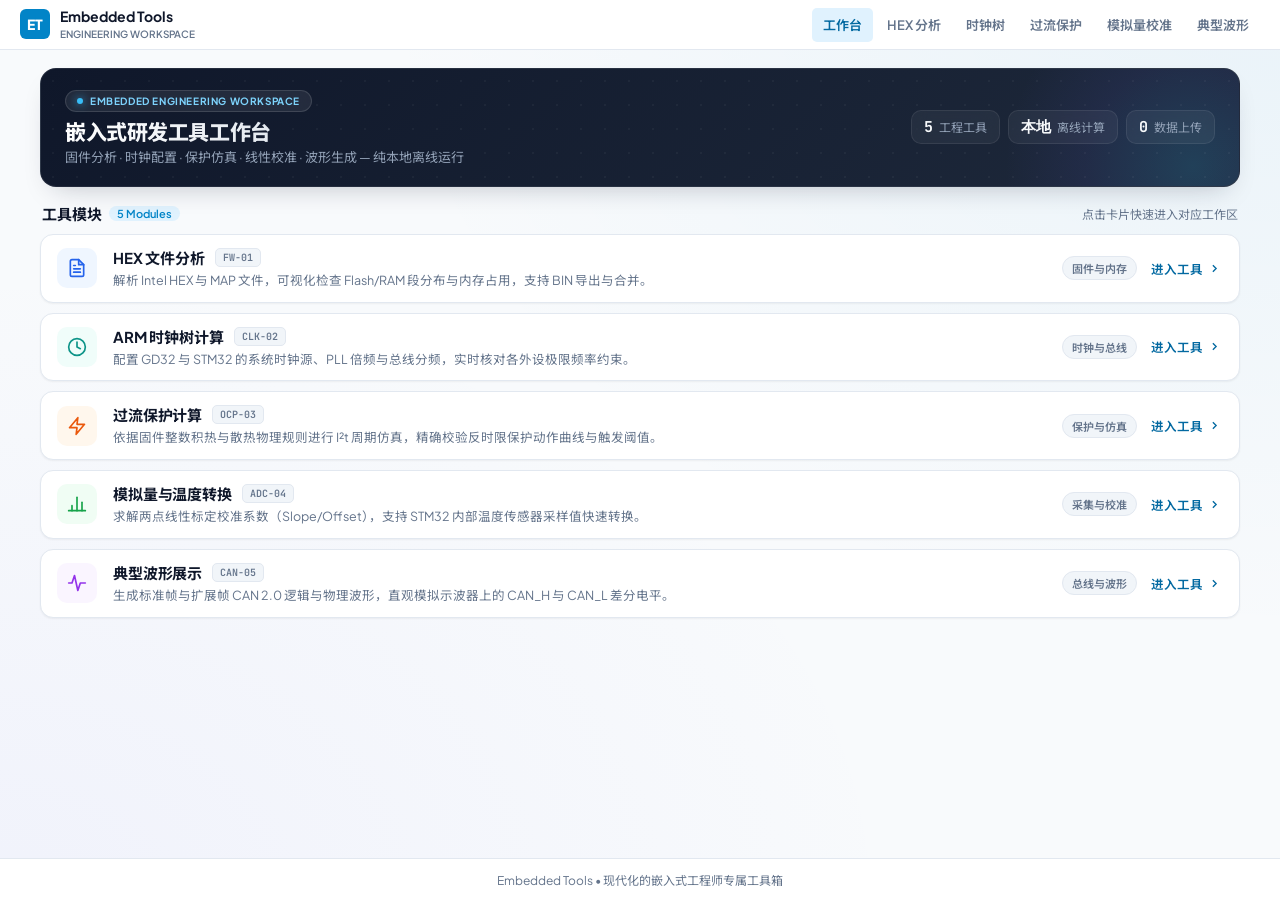
<file: index.html>
<!DOCTYPE html>
<html lang="zh-CN">
<head>
    <meta charset="UTF-8">
    <meta name="viewport" content="width=device-width, initial-scale=1.0">
    <title>Embedded Tools - 嵌入式开发工具平台</title>
    <link rel="preconnect" href="https://fonts.googleapis.com">
    <link rel="preconnect" href="https://fonts.gstatic.com" crossorigin>
    <link href="https://fonts.googleapis.com/css2?family=Plus+Jakarta+Sans:wght@400;500;600;700;800&family=Noto+Sans+SC:wght@400;500;600;700&family=JetBrains+Mono:wght@400;500;600&display=swap" rel="stylesheet">
    <link rel="stylesheet" href="platform.css">
    <style>
        * { box-sizing: border-box; margin: 0; padding: 0; }
        body {
            min-width: 320px;
            min-height: 100vh;
            background-color: var(--platform-bg);
            background-image:
                radial-gradient(at 100% 0%, rgba(2, 132, 199, 0.06) 0px, transparent 50%),
                radial-gradient(at 0% 100%, rgba(99, 102, 241, 0.05) 0px, transparent 50%);
            background-attachment: fixed;
            color: var(--platform-text);
            font-family: 'Plus Jakarta Sans', var(--platform-font);
            -webkit-font-smoothing: antialiased;
        }

        .home-shell {
            min-height: 100vh;
            display: flex;
            flex-direction: column;
        }

        .home-main {
            width: min(1200px, calc(100% - 40px));
            margin: 0 auto;
            padding: 18px 0 22px;
            flex: 1;
        }

        /* Hero Section */
        .home-hero {
            position: relative;
            display: flex;
            align-items: center;
            justify-content: space-between;
            gap: 24px;
            background: linear-gradient(135deg, #0f172a 0%, #1e293b 100%);
            border-radius: 16px;
            padding: 18px 24px;
            color: #fff;
            overflow: hidden;
            border: 1px solid rgba(255, 255, 255, 0.08);
            box-shadow: 0 12px 28px -14px rgba(15, 23, 42, 0.28);
            margin-bottom: 16px;
        }

        .home-hero::before {
            content: "";
            position: absolute;
            top: -80%;
            right: -12%;
            width: 380px;
            height: 380px;
            background: radial-gradient(circle, rgba(56, 189, 248, 0.16) 0%, rgba(99, 102, 241, 0.08) 40%, transparent 70%);
            border-radius: 50%;
            pointer-events: none;
        }

        .home-hero::after {
            content: "";
            position: absolute;
            inset: 0;
            background-image: radial-gradient(rgba(255, 255, 255, 0.08) 1px, transparent 1px);
            background-size: 24px 24px;
            opacity: 0.5;
            pointer-events: none;
        }

        .hero-content {
            position: relative;
            z-index: 1;
            min-width: 0;
        }

        .hero-eyebrow {
            display: inline-flex;
            align-items: center;
            gap: 7px;
            padding: 4px 11px;
            border-radius: 999px;
            background: rgba(255, 255, 255, 0.08);
            border: 1px solid rgba(255, 255, 255, 0.12);
            color: #7dd3fc;
            font-size: 10px;
            font-weight: 700;
            letter-spacing: 0.06em;
            text-transform: uppercase;
            margin-bottom: 6px;
            backdrop-filter: blur(8px);
        }

        .hero-eyebrow .dot {
            width: 6px;
            height: 6px;
            border-radius: 50%;
            background: #38bdf8;
            box-shadow: 0 0 10px #38bdf8;
            animation: pulse-dot 2s infinite ease-in-out;
        }

        @keyframes pulse-dot {
            0%, 100% { opacity: 1; transform: scale(1); }
            50% { opacity: 0.5; transform: scale(0.85); }
        }

        .home-hero h1 {
            font-size: 21px;
            font-weight: 800;
            line-height: 1.3;
            letter-spacing: -0.02em;
            margin-bottom: 3px;
            background: linear-gradient(to right, #ffffff, #cbd5e1);
            background-clip: text;
            -webkit-text-fill-color: transparent;
        }

        .home-hero p {
            color: #94a3b8;
            font-size: 13px;
            line-height: 1.5;
            font-weight: 400;
            white-space: nowrap;
            overflow: hidden;
            text-overflow: ellipsis;
        }

        .hero-stats {
            position: relative;
            z-index: 1;
            display: flex;
            align-items: center;
            gap: 8px;
            flex-wrap: wrap;
            justify-content: flex-end;
            flex: none;
        }

        .stat-pill {
            display: inline-flex;
            align-items: baseline;
            gap: 6px;
            padding: 6px 12px;
            border-radius: 10px;
            background: rgba(255, 255, 255, 0.05);
            border: 1px solid rgba(255, 255, 255, 0.08);
            backdrop-filter: blur(8px);
            transition: background 0.2s ease, border-color 0.2s ease;
        }

        .stat-pill:hover {
            background: rgba(255, 255, 255, 0.08);
            border-color: rgba(255, 255, 255, 0.16);
        }

        .stat-pill strong {
            font-size: 15px;
            font-weight: 700;
            color: #f8fafc;
            font-family: 'JetBrains Mono', monospace;
        }

        .stat-pill span {
            color: #94a3b8;
            font-size: 12px;
        }

        /* Section Head */
        .section-head {
            display: flex;
            align-items: center;
            justify-content: space-between;
            margin-bottom: 10px;
            padding: 0 2px;
        }

        .section-head-title {
            display: flex;
            align-items: center;
            gap: 8px;
        }

        .section-head h2 {
            font-size: 15px;
            font-weight: 700;
            letter-spacing: -0.01em;
            color: var(--platform-text);
        }

        .section-badge {
            font-size: 11px;
            font-weight: 600;
            color: var(--platform-brand);
            background: var(--platform-brand-soft);
            padding: 1px 8px;
            border-radius: 20px;
        }

        .section-head span.desc {
            color: var(--platform-muted);
            font-size: 12px;
        }

        /* Tools List */
        .tools-grid {
            display: flex;
            flex-direction: column;
            gap: 10px;
        }

        .tool-card {
            position: relative;
            display: flex;
            align-items: center;
            gap: 16px;
            padding: 12px 18px 12px 16px;
            color: inherit;
            text-decoration: none;
            background: var(--platform-surface);
            border: 1px solid var(--platform-border);
            border-radius: 13px;
            box-shadow: var(--platform-shadow-sm);
            transition: border-color 0.2s ease, box-shadow 0.2s ease, background 0.2s ease, transform 0.2s ease;
        }

        .tool-card::before {
            content: "";
            position: absolute;
            left: 0;
            top: 0;
            bottom: 0;
            width: 3px;
            border-radius: 13px 0 0 13px;
            background: transparent;
            transition: background 0.2s ease;
        }

        .tool-card:hover {
            transform: translateY(-1px);
            border-color: var(--platform-border-strong);
            background: #fbfdff;
            box-shadow: var(--platform-shadow);
        }

        .tool-card:focus-visible {
            outline: 2px solid var(--platform-brand);
            outline-offset: 2px;
        }

        .icon-wrapper {
            flex: none;
            width: 40px;
            height: 40px;
            display: grid;
            place-items: center;
            border-radius: 10px;
            transition: transform 0.2s ease;
        }

        .tool-card:hover .icon-wrapper {
            transform: scale(1.05);
        }

        .tool-info {
            flex: 1;
            min-width: 0;
        }

        .tool-title-row {
            display: flex;
            align-items: center;
            gap: 10px;
            min-width: 0;
        }

        .tool-info h3 {
            font-size: 15px;
            font-weight: 700;
            letter-spacing: -0.01em;
            white-space: nowrap;
            overflow: hidden;
            text-overflow: ellipsis;
        }

        .module-code {
            flex: none;
            color: var(--platform-muted);
            font-family: 'JetBrains Mono', Consolas, monospace;
            font-size: 10px;
            font-weight: 600;
            padding: 2px 7px;
            background: var(--platform-surface-subtle);
            border: 1px solid var(--platform-border);
            border-radius: 5px;
        }

        .tool-info p {
            margin-top: 3px;
            color: var(--platform-muted);
            font-size: 12.5px;
            line-height: 1.5;
            white-space: nowrap;
            overflow: hidden;
            text-overflow: ellipsis;
        }

        .tool-meta {
            flex: none;
            display: flex;
            align-items: center;
            gap: 14px;
            font-size: 12px;
            color: var(--platform-muted);
        }

        .meta-tag {
            padding: 3px 9px;
            border-radius: 999px;
            font-size: 11px;
            font-weight: 600;
            color: var(--platform-muted);
            background: var(--platform-surface-subtle);
            border: 1px solid var(--platform-border);
        }

        .open-action {
            display: inline-flex;
            align-items: center;
            gap: 5px;
            font-weight: 600;
            font-size: 12.5px;
            color: var(--platform-brand-strong);
            transition: color 0.2s ease;
        }

        .open-action svg {
            transition: transform 0.2s ease;
        }

        .tool-card:hover .open-action svg {
            transform: translateX(3px);
        }

        /* Theme Variations per Tool */
        /* 1. Hex Analysis */
        .card-hex .icon-wrapper { background: #eff6ff; color: #2563eb; }
        .card-hex:hover::before { background: #2563eb; }
        .card-hex:hover .open-action { color: #2563eb; }

        /* 2. Clock Tree */
        .card-clock .icon-wrapper { background: #f0fdfa; color: #0d9488; }
        .card-clock:hover::before { background: #0d9488; }
        .card-clock:hover .open-action { color: #0d9488; }

        /* 3. Overcurrent Protection */
        .card-ocp .icon-wrapper { background: #fff7ed; color: #ea580c; }
        .card-ocp:hover::before { background: #ea580c; }
        .card-ocp:hover .open-action { color: #ea580c; }

        /* 4. ADC / Temp */
        .card-adc .icon-wrapper { background: #f0fdf4; color: #16a34a; }
        .card-adc:hover::before { background: #16a34a; }
        .card-adc:hover .open-action { color: #16a34a; }

        /* 5. Typical Waveform */
        .card-can .icon-wrapper { background: #faf5ff; color: #9333ea; }
        .card-can:hover::before { background: #9333ea; }
        .card-can:hover .open-action { color: #9333ea; }

        /* Footer */
        .platform-footer {
            margin-top: auto;
            padding: 12px 0;
            text-align: center;
            border-top: 1px solid var(--platform-border);
            color: var(--platform-muted);
            font-size: 12px;
            background: var(--platform-surface);
        }

        @media (max-width: 768px) {
            .home-main {
                width: calc(100% - 28px);
                padding: 14px 0 24px;
            }
            .home-hero {
                flex-direction: column;
                align-items: flex-start;
                gap: 12px;
                padding: 18px;
                border-radius: 14px;
            }
            .home-hero h1 {
                font-size: 19px;
            }
            .hero-stats {
                justify-content: flex-start;
            }
            .tools-grid {
                gap: 8px;
            }
            .tool-card {
                gap: 12px;
                padding: 11px 14px 11px 12px;
            }
            .meta-tag {
                display: none;
            }
            .section-head {
                flex-direction: column;
                align-items: flex-start;
                gap: 2px;
            }
        }
    </style>
</head>
<body>
    <div class="home-shell">
        <header class="platform-bar">
            <a class="platform-brand" href="index.html" aria-label="Embedded Tools 首页">
                <span class="platform-brand-mark">ET</span>
                <span class="platform-brand-copy">
                    <strong>Embedded Tools</strong>
                    <span>Engineering Workspace</span>
                </span>
            </a>
            <nav class="platform-nav" aria-label="平台导航">
                <a class="active" href="index.html">工作台</a>
                <a href="hex文件分析工具/index.html">HEX 分析</a>
                <a href="Arm时钟树/index.html">时钟树</a>
                <a href="过流保护计算/index.html">过流保护</a>
                <a href="模拟量校准计算/index.html">模拟量校准</a>
                <a href="典型波形展示/index.html">典型波形</a>
            </nav>
        </header>

        <main class="home-main">
            <section class="home-hero" aria-label="平台概览">
                <div class="hero-content">
                    <div class="hero-eyebrow">
                        <span class="dot"></span>
                        Embedded Engineering Workspace
                    </div>
                    <h1>嵌入式研发工具工作台</h1>
                    <p>固件分析 · 时钟配置 · 保护仿真 · 线性校准 · 波形生成 — 纯本地离线运行</p>
                </div>
                <div class="hero-stats">
                    <div class="stat-pill">
                        <strong>5</strong>
                        <span>工程工具</span>
                    </div>
                    <div class="stat-pill">
                        <strong>本地</strong>
                        <span>离线计算</span>
                    </div>
                    <div class="stat-pill">
                        <strong>0</strong>
                        <span>数据上传</span>
                    </div>
                </div>
            </section>

            <div class="section-head">
                <div class="section-head-title">
                    <h2>工具模块</h2>
                    <span class="section-badge">5 Modules</span>
                </div>
                <span class="desc">点击卡片快速进入对应工作区</span>
            </div>

            <section class="tools-grid" aria-label="工具模块">
                <a href="hex文件分析工具/index.html" class="tool-card card-hex">
                    <div class="icon-wrapper">
                        <svg width="20" height="20" viewBox="0 0 24 24" fill="none" stroke="currentColor" stroke-width="2" stroke-linecap="round" stroke-linejoin="round">
                            <path d="M14 2H6a2 2 0 0 0-2 2v16a2 2 0 0 0 2 2h12a2 2 0 0 0 2-2V8z"/>
                            <path d="M14 2v6h6"/>
                            <path d="M16 13H8"/>
                            <path d="M16 17H8"/>
                            <path d="M10 9H8"/>
                        </svg>
                    </div>
                    <div class="tool-info">
                        <div class="tool-title-row">
                            <h3>HEX 文件分析</h3>
                            <span class="module-code">FW-01</span>
                        </div>
                        <p>解析 Intel HEX 与 MAP 文件，可视化检查 Flash/RAM 段分布与内存占用，支持 BIN 导出与合并。</p>
                    </div>
                    <div class="tool-meta">
                        <span class="meta-tag">固件与内存</span>
                        <span class="open-action">进入工具 <svg width="13" height="13" viewBox="0 0 24 24" fill="none" stroke="currentColor" stroke-width="2.5"><path d="m9 18 6-6-6-6"/></svg></span>
                    </div>
                </a>

                <a href="Arm时钟树/index.html" class="tool-card card-clock">
                    <div class="icon-wrapper">
                        <svg width="20" height="20" viewBox="0 0 24 24" fill="none" stroke="currentColor" stroke-width="2" stroke-linecap="round" stroke-linejoin="round">
                            <circle cx="12" cy="12" r="10"/>
                            <polyline points="12 6 12 12 16 14"/>
                        </svg>
                    </div>
                    <div class="tool-info">
                        <div class="tool-title-row">
                            <h3>ARM 时钟树计算</h3>
                            <span class="module-code">CLK-02</span>
                        </div>
                        <p>配置 GD32 与 STM32 的系统时钟源、PLL 倍频与总线分频，实时核对各外设极限频率约束。</p>
                    </div>
                    <div class="tool-meta">
                        <span class="meta-tag">时钟与总线</span>
                        <span class="open-action">进入工具 <svg width="13" height="13" viewBox="0 0 24 24" fill="none" stroke="currentColor" stroke-width="2.5"><path d="m9 18 6-6-6-6"/></svg></span>
                    </div>
                </a>

                <a href="过流保护计算/index.html" class="tool-card card-ocp">
                    <div class="icon-wrapper">
                        <svg width="20" height="20" viewBox="0 0 24 24" fill="none" stroke="currentColor" stroke-width="2" stroke-linecap="round" stroke-linejoin="round">
                            <path d="M13 2L3 14h9l-1 8 10-12h-9l1-8z"/>
                        </svg>
                    </div>
                    <div class="tool-info">
                        <div class="tool-title-row">
                            <h3>过流保护计算</h3>
                            <span class="module-code">OCP-03</span>
                        </div>
                        <p>依据固件整数积热与散热物理规则进行 I²t 周期仿真，精确校验反时限保护动作曲线与触发阈值。</p>
                    </div>
                    <div class="tool-meta">
                        <span class="meta-tag">保护与仿真</span>
                        <span class="open-action">进入工具 <svg width="13" height="13" viewBox="0 0 24 24" fill="none" stroke="currentColor" stroke-width="2.5"><path d="m9 18 6-6-6-6"/></svg></span>
                    </div>
                </a>

                <a href="模拟量校准计算/index.html" class="tool-card card-adc">
                    <div class="icon-wrapper">
                        <svg width="20" height="20" viewBox="0 0 24 24" fill="none" stroke="currentColor" stroke-width="2" stroke-linecap="round" stroke-linejoin="round">
                            <line x1="18" y1="20" x2="18" y2="10"/>
                            <line x1="12" y1="20" x2="12" y2="4"/>
                            <line x1="6" y1="20" x2="6" y2="14"/>
                            <line x1="2" y1="20" x2="22" y2="20"/>
                        </svg>
                    </div>
                    <div class="tool-info">
                        <div class="tool-title-row">
                            <h3>模拟量与温度转换</h3>
                            <span class="module-code">ADC-04</span>
                        </div>
                        <p>求解两点线性标定校准系数（Slope/Offset），支持 STM32 内部温度传感器采样值快速转换。</p>
                    </div>
                    <div class="tool-meta">
                        <span class="meta-tag">采集与校准</span>
                        <span class="open-action">进入工具 <svg width="13" height="13" viewBox="0 0 24 24" fill="none" stroke="currentColor" stroke-width="2.5"><path d="m9 18 6-6-6-6"/></svg></span>
                    </div>
                </a>

                <a href="典型波形展示/index.html" class="tool-card card-can">
                    <div class="icon-wrapper">
                        <svg width="20" height="20" viewBox="0 0 24 24" fill="none" stroke="currentColor" stroke-width="2" stroke-linecap="round" stroke-linejoin="round">
                            <path d="M2 12h4l3-9 4 18 3-9h6"/>
                        </svg>
                    </div>
                    <div class="tool-info">
                        <div class="tool-title-row">
                            <h3>典型波形展示</h3>
                            <span class="module-code">CAN-05</span>
                        </div>
                        <p>生成标准帧与扩展帧 CAN 2.0 逻辑与物理波形，直观模拟示波器上的 CAN_H 与 CAN_L 差分电平。</p>
                    </div>
                    <div class="tool-meta">
                        <span class="meta-tag">总线与波形</span>
                        <span class="open-action">进入工具 <svg width="13" height="13" viewBox="0 0 24 24" fill="none" stroke="currentColor" stroke-width="2.5"><path d="m9 18 6-6-6-6"/></svg></span>
                    </div>
                </a>
            </section>
        </main>

        <footer class="platform-footer">
            Embedded Tools &bull; 现代化的嵌入式工程师专属工具箱
        </footer>
    </div>
</body>
</html>
</file>
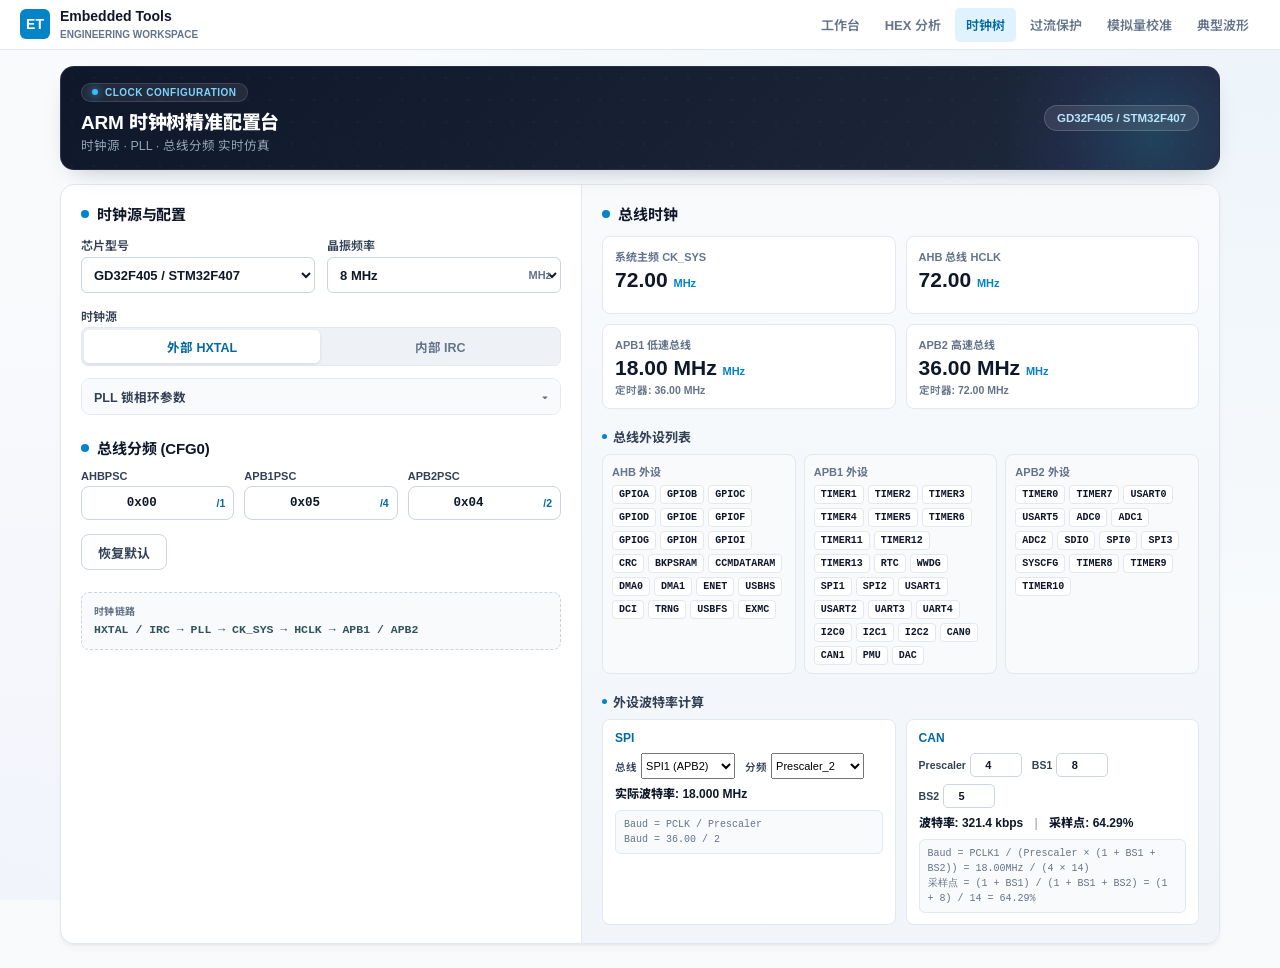
<file: Arm时钟树/index.html>
<!DOCTYPE html>
<html lang="zh-CN">
<head>
  <meta charset="UTF-8">
  <meta name="viewport" content="width=device-width, initial-scale=1.0">
  <title>时钟树配置 - Embedded Tools</title>
  <link href="https://fonts.googleapis.com/css2?family=Inter:wght@400;500;600;700&family=Noto+Sans+SC:wght@400;500;600;700&display=swap" rel="stylesheet">
  <link rel="stylesheet" href="../platform.css">
  <link rel="stylesheet" href="../tool.css">
  <link rel="stylesheet" href="style.css">
</head>
<body>
  <header class="platform-bar">
    <a class="platform-brand" href="../index.html" aria-label="Embedded Tools 首页">
      <span class="platform-brand-mark">ET</span>
      <span class="platform-brand-copy"><strong>Embedded Tools</strong><span>Engineering workspace</span></span>
    </a>
    <nav class="platform-nav" aria-label="平台导航">
      <a href="../index.html">工作台</a>
      <a href="../hex文件分析工具/index.html">HEX 分析</a>
      <a class="active" href="index.html">时钟树</a>
      <a href="../过流保护计算/index.html">过流保护</a>
      <a href="../模拟量校准计算/index.html">模拟量校准</a>
      <a href="../典型波形展示/index.html">典型波形</a>
    </nav>
  </header>

  <main class="tool-main clock-tool-main">
    <section class="hero">
      <div class="hero-main">
        <span class="hero-eyebrow"><span class="dot"></span>CLOCK CONFIGURATION</span>
        <h1>ARM 时钟树精准配置台</h1>
        <p>时钟源 · PLL · 总线分频 实时仿真</p>
      </div>
      <span class="hero-badge" id="mcuBadge">GD32F405 / STM32F407</span>
    </section>

    <section class="tool clock-tool" aria-label="ARM 时钟树配置器">
      <div class="panel input-panel clock-input-panel">
        <h2>时钟源与配置</h2>

        <div class="field-grid">
          <label>
            芯片型号
            <span class="input-wrap"><select id="mcu-select" class="field-select"><option value="GD32F405" selected>GD32F405 / STM32F407</option><option value="STM32F103">STM32F103 系列</option></select></span>
          </label>
          <label id="hse-input-wrapper">
            晶振频率
            <span class="input-wrap"><select id="hse-freq" class="field-select"><option value="8">8 MHz</option><option value="16">16 MHz</option></select><span class="unit">MHz</span></span>
          </label>
        </div>

        <div class="clock-field-row">
          <span class="field-caption">时钟源</span>
          <div class="radio-toggle">
            <input type="radio" id="src-hse" name="clock-src" value="HSE" checked>
            <label for="src-hse">外部 HXTAL</label>
            <input type="radio" id="src-hsi" name="clock-src" value="HSI">
            <label for="src-hsi">内部 IRC</label>
          </div>
        </div>

        <details>
          <summary>PLL 锁相环参数</summary>
          <div id="pll-settings">
            <div id="pll-dynamic-controls"></div>
            <div class="formula-box" id="pll-formula-box"></div>
          </div>
        </details>

        <h2>总线分频 (CFG0)</h2>
        <div class="prescaler-grid">
          <label class="pre-cell">
            <span class="pre-name">AHBPSC</span>
            <span class="input-wrap pre-input-wrap"><input id="ahb-pre" type="text" class="hex-input" value="0x00"><span class="pre-tag" id="ahb-text">/1</span></span>
          </label>
          <label class="pre-cell">
            <span class="pre-name">APB1PSC</span>
            <span class="input-wrap pre-input-wrap"><input id="apb1-pre" type="text" class="hex-input" value="0x05"><span class="pre-tag" id="apb1-text">/4</span></span>
          </label>
          <label class="pre-cell">
            <span class="pre-name">APB2PSC</span>
            <span class="input-wrap pre-input-wrap"><input id="apb2-pre" type="text" class="hex-input" value="0x04"><span class="pre-tag" id="apb2-text">/2</span></span>
          </label>
        </div>

        <div class="actions">
          <button id="resetDefaults" type="button" class="secondary">恢复默认</button>
        </div>

        <div class="clock-note" aria-hidden="true">
          <span class="note-label">时钟链路</span>
          <span class="note-flow">HXTAL / IRC → PLL → CK_SYS → HCLK → APB1 / APB2</span>
        </div>
      </div>

      <div class="panel result-panel clock-result-panel">
        <h2>总线时钟</h2>

        <div class="clock-metrics">
          <div class="metric-card sysclk-card">
            <span class="m-label">系统主频 CK_SYS</span>
            <div class="m-val"><span id="out-sysclk">168.00</span> <small>MHz</small></div>
            <div class="limit-warning" id="warn-sysclk">&#x26A0; 超限 (&lt;<span id="max-sysclk">168</span>M)</div>
          </div>
          <div class="metric-card hclk-card">
            <span class="m-label">AHB 总线 HCLK</span>
            <div class="m-val"><span id="out-hclk">168.00</span> <small>MHz</small></div>
            <div class="limit-warning" id="warn-hclk">&#x26A0; 超限 (&lt;<span id="max-ahb">168</span>M)</div>
          </div>
          <div class="metric-card" id="domain-apb1">
            <span class="m-label">APB1 低速总线</span>
            <div class="m-val"><span id="badge-pclk1">42.00</span> <small>MHz</small></div>
            <div class="sub-val" id="badge-tim1">定时器: 84.00 MHz</div>
            <div class="limit-warning" id="warn-apb1">&#x26A0; 超限 (&lt;<span id="max-apb1">42</span>M)</div>
          </div>
          <div class="metric-card" id="domain-apb2">
            <span class="m-label">APB2 高速总线</span>
            <div class="m-val"><span id="badge-pclk2">84.00</span> <small>MHz</small></div>
            <div class="sub-val" id="badge-tim2">定时器: 168.00 MHz</div>
            <div class="limit-warning" id="warn-apb2">&#x26A0; 超限 (&lt;<span id="max-apb2">84</span>M)</div>
          </div>
        </div>

        <div class="clock-section">
          <div class="section-title">总线外设列表</div>
          <div class="bus-columns">
            <div class="bus-col">
              <div class="col-header">AHB 外设</div>
              <div class="peripheral-tags" id="list-ahb"></div>
            </div>
            <div class="bus-col">
              <div class="col-header">APB1 外设</div>
              <div class="peripheral-tags" id="list-apb1"></div>
            </div>
            <div class="bus-col">
              <div class="col-header">APB2 外设</div>
              <div class="peripheral-tags" id="list-apb2"></div>
            </div>
          </div>
        </div>

        <div class="clock-section">
          <div class="section-title">外设波特率计算</div>
          <div class="calc-row">
            <div class="calc-box">
              <div class="box-title">SPI</div>
              <div class="inline-inputs">
                <div class="in-group">
                  <label>总线</label>
                  <select id="spi-bus" class="field-select-sm"><option value="apb2">SPI1 (APB2)</option><option value="apb1">SPI2/3 (APB1)</option></select>
                </div>
                <div class="in-group">
                  <label>分频</label>
                  <select id="spi-br" class="field-select-sm"><option value="2">Prescaler_2</option><option value="4">Prescaler_4</option><option value="8">Prescaler_8</option><option value="16">Prescaler_16</option><option value="32">Prescaler_32</option><option value="64">Prescaler_64</option><option value="128">Prescaler_128</option><option value="256">Prescaler_256</option></select>
                </div>
              </div>
              <div class="calc-out" id="spi-res">实际波特率: <span style="color:var(--platform-brand)">84.000 MHz</span></div>
              <div class="mini-formula" id="spi-form">Baud = PCLK / Prescaler<br>Baud = 168.00 / 2</div>
            </div>
            <div class="calc-box">
              <div class="box-title">CAN</div>
              <div class="inline-inputs">
                <div class="in-group">
                  <label>Prescaler</label>
                  <input type="number" id="can-brp" class="num-input" value="4" min="1">
                </div>
                <div class="in-group">
                  <label>BS1</label>
                  <input type="number" id="can-bs1" class="num-input" value="8" min="1" max="16">
                </div>
                <div class="in-group">
                  <label>BS2</label>
                  <input type="number" id="can-bs2" class="num-input" value="5" min="1" max="8">
                </div>
              </div>
              <div class="calc-out" id="can-res">波特率: <span style="color:var(--platform-brand)">1000.0 kbps</span> <span style="margin:0 6px;opacity:.3">|</span> 采样点: <span style="color:var(--platform-brand-strong)">64.29%</span></div>
              <div class="mini-formula" id="can-form">Baud = PCLK1 / (Prescaler × (1+BS1+BS2))<br>= 42.00MHz / (4 × 14)</div>
            </div>
          </div>
        </div>
      </div>
    </section>
  </main>

  <span id="badge-hclk" style="display:none;"></span>

  <script src="app.js"></script>

  <script>
  document.getElementById('mcu-select').addEventListener('change', function() {
    document.getElementById('mcuBadge').textContent = this.options[this.selectedIndex].text;
  });
  document.getElementById('resetDefaults').addEventListener('click', function() {
    var s = document.getElementById('mcu-select');
    s.value = 'GD32F405'; s.dispatchEvent(new Event('change'));
    document.getElementById('src-hse').checked = true;
    document.getElementById('src-hse').dispatchEvent(new Event('change'));
    document.getElementById('hse-freq').value = '8';
    document.getElementById('hse-freq').dispatchEvent(new Event('change'));
    var psc = document.getElementById('pll-psc'); if (psc) { psc.value = '0x08'; psc.dispatchEvent(new Event('input')); }
    var pn = document.getElementById('pll-n'); if (pn) { pn.value = '0x0090'; pn.dispatchEvent(new Event('input')); }
    var pp = document.getElementById('pll-p'); if (pp) { pp.value = '0x00'; pp.dispatchEvent(new Event('input')); }
    var pq = document.getElementById('pll-q'); if (pq) { pq.value = '0x07'; pq.dispatchEvent(new Event('input')); }
    var pm = document.getElementById('pll-mul'); if (pm) { pm.value = '9'; pm.dispatchEvent(new Event('input')); }
    document.getElementById('ahb-pre').value = '0x00';
    document.getElementById('ahb-pre').dispatchEvent(new Event('input'));
    document.getElementById('apb1-pre').value = '0x05';
    document.getElementById('apb1-pre').dispatchEvent(new Event('input'));
    document.getElementById('apb2-pre').value = '0x04';
    document.getElementById('apb2-pre').dispatchEvent(new Event('input'));
    document.getElementById('spi-bus').value = 'apb2';
    document.getElementById('spi-bus').dispatchEvent(new Event('change'));
    document.getElementById('spi-br').value = '2';
    document.getElementById('spi-br').dispatchEvent(new Event('change'));
    document.getElementById('can-brp').value = '4';
    document.getElementById('can-brp').dispatchEvent(new Event('input'));
    document.getElementById('can-bs1').value = '8';
    document.getElementById('can-bs1').dispatchEvent(new Event('input'));
    document.getElementById('can-bs2').value = '5';
    document.getElementById('can-bs2').dispatchEvent(new Event('input'));
  });
  </script>
</body>
</html>
</file>
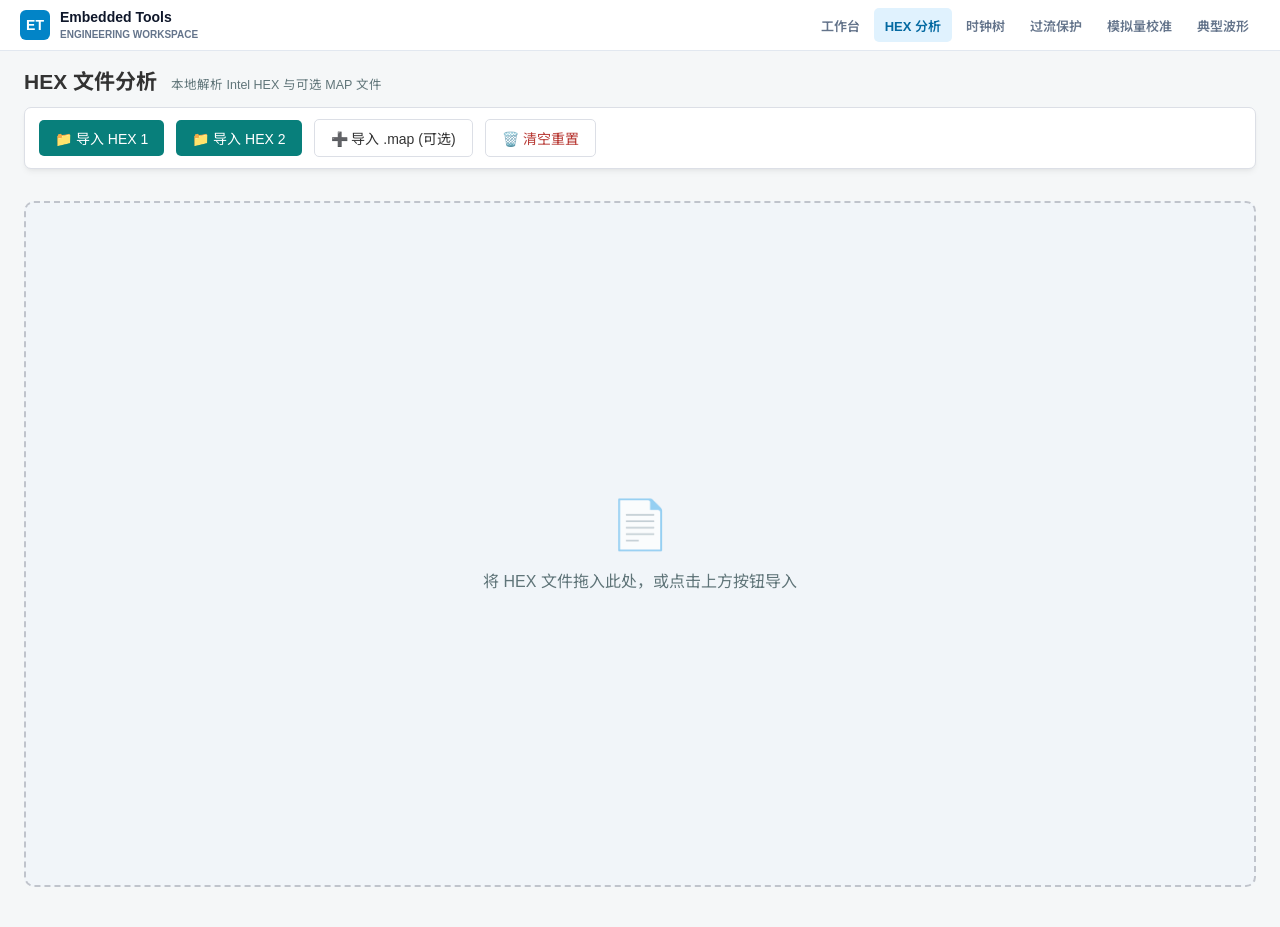
<file: hex文件分析工具/index.html>
<!DOCTYPE html>
<html lang="zh-CN" data-theme="light">
<head>
    <meta charset="UTF-8">
    <meta name="viewport" content="width=device-width, initial-scale=1.0">
    <title>HEX 文件分析 - Embedded Tools</title>
    <link href="https://fonts.googleapis.com/css2?family=Inter:wght@400;500;600;700&family=Noto+Sans+SC:wght@400;500;600;700&display=swap" rel="stylesheet">
    <link rel="stylesheet" href="../platform.css">
    <style>
        :root {
            --bg-color: #f0f2f5;
            --text-color: #333333;
            --panel-bg: #ffffff;
            --border-color: #dcdfe6;
            --primary-color: #087f7b;
            --hover-color: #066a67;
            --mark-color: #607579;
            --len-color: #087f7b;
            --addr-color: #287a50;
            --type-color: #a85d08;
            --data-color: #b83a35;
            --csum-color: #315d70;
            --error-color: #b83a35;
            --success-color: #287a50;
            --table-header-bg: #f2f6fc;
            --table-row-hover: #f5f7fa;
            --drop-border: #c0c4cc;
            --box-shadow: 0 2px 12px 0 rgba(0,0,0,0.1);
            --stat-bg: #fafafa;
        }

        :root[data-theme="dark"] {
            --bg-color: #121212;
            --text-color: #e0e0e0;
            --panel-bg: #1e1e1e;
            --border-color: #333333;
            --primary-color: #3a8ee6;
            --hover-color: #4a9ff7;
            --table-header-bg: #2d2d2d;
            --table-row-hover: #2a2a2a;
            --drop-border: #444444;
            --box-shadow: 0 4px 16px 0 rgba(0,0,0,0.3);
            --stat-bg: #252525;
            --success-color: #4caf50;
            --error-color: #ef5350;
            --mark-color: #7a7a7a;
        }

        body {
            font-family: 'Segoe UI', Tahoma, Geneva, Verdana, sans-serif;
            background-color: var(--bg-color);
            color: var(--text-color);
            margin: 0;
            padding: 10px 20px;
            display: flex;
            flex-direction: column;
            height: 100vh;
            box-sizing: border-box;
            overflow: hidden;
            gap: 10px;
            transition: background-color 0.3s, color 0.3s;
        }

        h1 { margin: 5px 0 0 0; font-size: 22px; text-align: center; flex-shrink: 0; }
        
        .header-actions {
            position: absolute;
            top: 15px;
            right: 20px;
            display: flex;
            gap: 10px;
        }

        .icon-btn {
            background: var(--panel-bg);
            border: 1px solid var(--border-color);
            color: var(--text-color);
            border-radius: 50%;
            width: 36px;
            height: 36px;
            cursor: pointer;
            display: flex;
            align-items: center;
            justify-content: center;
            font-size: 16px;
            transition: all 0.2s;
        }
        .icon-btn:hover { box-shadow: var(--box-shadow); border-color: var(--primary-color); }

        .container {
            display: flex;
            flex-direction: column;
            gap: 10px;
            background-color: var(--panel-bg);
            padding: 12px 15px;
            border-radius: 8px;
            box-shadow: var(--box-shadow);
            border: 1px solid var(--border-color);
            transition: background-color 0.3s, border-color 0.3s;
        }

        .controls { display: flex; gap: 10px; align-items: center; }
        input[type="file"] { display: none; }

        .btn {
            background-color: var(--primary-color);
            color: white;
            border: none;
            padding: 8px 16px;
            border-radius: 4px;
            cursor: pointer;
            font-size: 14px;
            transition: background-color 0.2s;
            white-space: nowrap;
        }
        .btn:hover { background-color: var(--hover-color); }
        .btn-outline {
            background-color: transparent;
            color: var(--text-color);
            border: 1px solid var(--border-color);
        }
        .btn-outline:hover { background-color: var(--table-row-hover); border-color: var(--primary-color); }
        .btn-danger {
            background-color: transparent;
            color: var(--error-color);
            border: 1px solid var(--border-color);
        }
        .btn-danger:hover { background-color: #fef0f0; border-color: var(--error-color); }
        :root[data-theme="dark"] .btn-danger:hover { background-color: rgba(239, 83, 80, 0.1); }

        .search-box {
            padding: 8px 12px;
            border: 1px solid var(--border-color);
            border-radius: 4px;
            font-size: 14px;
            width: 250px;
            outline: none;
            background: var(--panel-bg);
            color: var(--text-color);
            transition: all 0.2s;
        }
        .search-box:focus { border-color: var(--primary-color); }
        .search-box.error { border-color: var(--error-color); background-color: rgba(245, 108, 108, 0.1); }

        /* Drop Zone */
        .drop-zone {
            flex-grow: 1;
            display: flex;
            flex-direction: column;
            align-items: center;
            justify-content: center;
            border: 2px dashed var(--drop-border);
            border-radius: 12px;
            background-color: var(--panel-bg);
            margin: 20px 0;
            transition: all 0.3s;
            color: var(--mark-color);
        }
        .drop-zone.dragover {
            border-color: var(--primary-color);
            background-color: rgba(64, 158, 255, 0.05);
            color: var(--primary-color);
        }
        .drop-icon { font-size: 48px; margin-bottom: 15px; opacity: 0.7; }

        /* Results Area */
        #resultsContainer { flex-grow: 1; overflow: hidden; display: flex; flex-direction: column; }
        
        .summary-panel {
            display: grid;
            grid-template-columns: repeat(auto-fit, minmax(180px, 1fr));
            gap: 10px;
            margin-top: 5px;
        }

        .stat-box {
            background-color: var(--stat-bg);
            border: 1px solid var(--border-color);
            padding: 8px 12px;
            border-radius: 6px;
            transition: all 0.3s ease;
        }
        .stat-box.status-perfect { border-color: var(--success-color); background-color: rgba(103, 194, 58, 0.05); }
        .stat-box.status-error { border-color: var(--error-color); background-color: rgba(245, 108, 108, 0.05); }

        .stat-value { font-size: 15px; font-weight: bold; color: var(--text-color); margin-top: 4px; font-family: 'Consolas', monospace; }
        .stat-label { font-size: 12px; color: var(--mark-color); }

        /* Memory Map */
        .memory-map-container { margin: 20px 0; padding: 15px; border-radius: 8px; border: 1px solid var(--border-color); background: var(--panel-bg); }
        .memory-map-title { font-size: 14px; color: var(--text-color); font-weight: bold; }
        .memory-map-bar {
            width: 100%; height: 24px; background-color: #E5E7EB;
            border-radius: 4px; display: flex; overflow: hidden; position: relative;
            margin: 10px 0; box-shadow: inset 0 1px 3px rgba(0,0,0,0.1);
        }
        :root[data-theme="dark"] .memory-map-bar { background-color: #333; }
        .memory-segment {
            height: 100%; background-color: var(--success-color);
            position: absolute; cursor: pointer; transition: opacity 0.2s, box-shadow 0.2s;
        }
        .memory-segment:hover { opacity: 0.8; box-shadow: 0 0 8px rgba(0,0,0,0.5); z-index: 10; }

        /* Custom Tooltip */
        #customTooltip {
            position: fixed; background: rgba(0,0,0,0.8); color: #fff;
            padding: 8px 12px; border-radius: 6px; font-size: 12px;
            pointer-events: none; z-index: 9999; opacity: 0;
            transition: opacity 0.15s; font-family: 'Consolas', monospace; white-space: pre;
            box-shadow: 0 4px 12px rgba(0,0,0,0.2);
            transform: translate(-50%, -100%); margin-top: -10px;
        }

        /* Vector Table Collapsible */
        .vector-table {
            background-color: var(--stat-bg); border: 1px solid var(--border-color);
            border-radius: 6px; margin: 10px 0; overflow: hidden;
            transition: all 0.3s;
        }
        .vector-header {
            padding: 8px 12px; font-size: 13px; font-weight: bold; cursor: pointer;
            display: flex; justify-content: space-between; user-select: none;
            color: var(--text-color);
        }
        .vector-header:hover { background-color: var(--table-row-hover); }
        .vector-content { padding: 10px; border-top: 1px solid var(--border-color); display: none; font-size: 13px; font-family: 'Consolas', monospace; color: var(--text-color); }
        .vector-content.open { display: block; }
        .vector-item { display: inline-block; width: 250px; margin-bottom: 4px; }

        /* Table */
        table { width: 100%; border-collapse: collapse; font-family: 'Consolas', monospace; font-size: 15px; }
        th, td { text-align: left; padding: 6px 10px; border-bottom: 1px solid var(--border-color); }
        th { background-color: var(--table-header-bg); color: var(--text-color); position: sticky; top: 0; font-size: 13px; z-index: 5; }
        tr:hover td { background-color: var(--table-row-hover); }
        @keyframes flashWarningAnim {
            from { opacity: 1; }
            to { opacity: 0.4; }
        }
        @keyframes highlightFlashLight {
            0% { background-color: #ffffb8; color: #000; }
            100% { background-color: transparent; }
        }
        @keyframes highlightFlashDark {
            0% { background-color: #7a6e15; color: #fff; }
            100% { background-color: transparent; }
        }
        .highlight-row td { animation: highlightFlashLight 1s ease-out forwards; }
        :root[data-theme="dark"] .highlight-row td { animation: highlightFlashDark 1s ease-out forwards; }
        
        /* Tabs */
        .tabs { display: flex; border-bottom: 1px solid var(--border-color); margin-bottom: 15px; align-items: center; }
        .tab { 
            padding: 10px 24px; font-size: 15px; font-weight: bold; color: var(--mark-color); 
            cursor: pointer; transition: all 0.3s; position: relative; border-bottom: 3px solid transparent; 
        }
        .tab:hover { color: var(--primary-color); }
        .tab.active { color: var(--primary-color); border-bottom-color: var(--primary-color); }
        .tab-content { display: none; flex-direction: column; overflow-y: auto; flex-grow: 1; }
        .tab-content.active { display: flex; }
        
        /* Leaderboard */
        .leaderboard-item {
            display: flex; align-items: center; margin-bottom: 8px; font-family: 'Consolas', monospace; font-size: 13px;
            padding: 6px 10px; border-radius: 6px; transition: all 0.2s ease; border: 1px solid transparent;
        }
        .leaderboard-item:hover { 
            background: var(--panel-bg); 
            border-color: var(--border-color);
            transform: translateX(4px); 
            box-shadow: 0 2px 8px rgba(0,0,0,0.05);
        }
        .lb-rank {
            width: 24px; height: 24px; display: flex; justify-content: center; align-items: center; 
            border-radius: 4px; background: var(--border-color); color: var(--text-color); font-weight: bold; margin-right: 12px; font-size: 12px;
        }
        .lb-rank.rank-1 { background: linear-gradient(135deg, #ffd700, #ff8c00); color: #fff; box-shadow: 0 2px 5px rgba(255,140,0,0.3); }
        .lb-rank.rank-2 { background: linear-gradient(135deg, #e0e0e0, #9e9e9e); color: #fff; box-shadow: 0 2px 5px rgba(158,158,158,0.3); }
        .lb-rank.rank-3 { background: linear-gradient(135deg, #cd7f32, #8b4513); color: #fff; box-shadow: 0 2px 5px rgba(139,69,19,0.3); }
        
        .lb-name { width: 35%; overflow: hidden; text-overflow: ellipsis; white-space: nowrap; color: var(--text-color); font-weight: 500; }
        
        .lb-bar-container {
            flex-grow: 1; height: 12px; background: var(--border-color); border-radius: 6px; margin: 0 15px;
            position: relative; overflow: hidden; box-shadow: inset 0 1px 2px rgba(0,0,0,0.1);
        }
        .lb-bar {
            height: 100%; border-radius: 6px; 
            background: linear-gradient(90deg, var(--primary-color), #8e44ad);
            box-shadow: 0 0 5px rgba(64,158,255,0.4);
            animation: expandWidth 0.8s cubic-bezier(0.1, 0.8, 0.2, 1) forwards;
            width: 0;
        }
        
        .lb-size { width: 140px; text-align: right; color: var(--mark-color); font-weight: bold; display: flex; justify-content: flex-end; align-items: center; gap: 8px; }
        .lb-pct { font-size: 11px; color: var(--type-color); font-weight: normal; width: 45px; text-align: right; }
        
        @keyframes expandWidth { from { width: 0%; } }

        .table-container { flex-grow: 1; overflow-y: auto; border: 1px solid var(--border-color); border-radius: 4px; min-height: 0; transition: border-color 0.3s; }
        
        .c-mark { color: var(--mark-color); margin-right: 4px; }
        .c-len { color: var(--len-color); font-weight: bold; margin-right: 4px; }
        .c-addr { color: var(--addr-color); font-weight: bold; margin-right: 4px; }
        .c-type { color: var(--type-color); font-weight: bold; margin-right: 4px; }
        .c-data { color: var(--data-color); word-break: break-all; margin-right: 4px; }
        .c-csum { color: var(--csum-color); font-weight: bold; }
        .valid { color: var(--success-color); }
        .invalid { color: var(--error-color); font-weight: bold; }

        /* Pagination */
        .pagination { display: flex; justify-content: space-between; align-items: center; padding-top: 8px; font-size: 13px; color: var(--text-color); }
        .page-controls { display: flex; gap: 5px; align-items: center; }
        .page-btn { padding: 4px 10px; border: 1px solid var(--border-color); background: var(--panel-bg); color: var(--text-color); border-radius: 4px; cursor: pointer; transition: all 0.2s;}
        .page-btn:disabled { opacity: 0.5; cursor: not-allowed; }
        .page-btn:not(:disabled):hover { border-color: var(--primary-color); color: var(--primary-color); }

        /* Toast */
        .toast-container { position: fixed; top: 20px; left: 50%; transform: translateX(-50%); z-index: 9999; display: flex; flex-direction: column; gap: 10px; pointer-events: none; }
        .toast-message {
            background-color: var(--panel-bg); color: var(--text-color); border: 1px solid var(--border-color);
            padding: 10px 20px; border-radius: 4px; box-shadow: var(--box-shadow);
            display: flex; align-items: center; gap: 10px; font-size: 14px;
            opacity: 0; transform: translateY(-20px); transition: all 0.3s;
        }
        .toast-message.show { opacity: 1; transform: translateY(0); }
        
        .radio-group {
            display: inline-flex;
            background: var(--table-header-bg);
            border: 1px solid var(--border-color);
            border-radius: 4px;
            overflow: hidden;
            margin-right: 15px;
        }
        .radio-group label {
            padding: 6px 12px;
            font-size: 13px;
            cursor: pointer;
            transition: all 0.2s;
            color: var(--text-color);
        }
        .radio-group input[type="radio"] { display: none; }
        .radio-group input[type="radio"]:checked + label {
            background: var(--primary-color);
            color: white;
        }

        /* Embedded tools workspace */
        :root {
            --workspace-bg: #f5f7f8;
            --sidebar-bg: #13252b;
            --sidebar-text: #d9e5e5;
            --sidebar-muted: #8ea4a7;
            --accent: #087f7b;
            --accent-strong: #066b67;
            --accent-soft: #e4f3f1;
            --warning: #b86a00;
        }
        :root[data-theme="dark"] {
            --workspace-bg: #111a1c;
            --sidebar-bg: #0b1517;
            --sidebar-text: #dce8e8;
            --sidebar-muted: #87a0a2;
            --accent: #29a69f;
            --accent-strong: #48bcb5;
            --accent-soft: #173532;
            --warning: #f2a43a;
        }
        body {
            padding: 0;
            display: block;
            height: 100vh;
            overflow: hidden;
            background: var(--workspace-bg);
            font-family: var(--platform-font);
        }
        button, input, select { font: inherit; }

        .app-shell {
            padding: 14px 24px 20px;
            background: var(--workspace-bg);
            display: flex;
            flex-direction: column;
            gap: 12px;
            min-height: calc(100vh - 58px);
            overflow-y: auto;
        }
        .home-link {
            display: inline-flex;
            align-items: center;
            gap: 6px;
            border: 1px solid var(--border-color);
            border-radius: 5px;
            min-height: 32px;
            padding: 0 9px;
            background: var(--panel-bg);
            color: var(--text-color);
            font-size: 13px;
            font-weight: 600;
            text-decoration: none;
            white-space: nowrap;
        }
        .home-link:hover { color: var(--accent); border-color: var(--accent); background: var(--accent-soft); }
        .home-link:focus-visible { outline: 2px solid var(--accent); outline-offset: 2px; }
        .heading-actions { display: flex; align-items: center; gap: 14px; }
        .container { box-shadow: var(--platform-shadow); }
        .btn { border-radius: 5px; }
        .drop-zone { border-radius: var(--platform-radius); background: var(--platform-surface-subtle); }
        .tool-heading { width: 100%; }
        @media (max-width: 680px) {
            .app-shell { padding: 14px; gap: 12px; }
            .tool-heading { align-items: flex-start !important; flex-direction: column; gap: 12px !important; }
            .heading-actions { width: 100%; justify-content: space-between; }
            .tool-title { font-size: 24px !important; }
            .controls { gap: 8px !important; }
            .btn { padding: 8px 9px; font-size: 12px; }
            .controls { display: grid !important; grid-template-columns: repeat(2, minmax(0, 1fr)); }
            .controls .btn { width: 100%; min-width: 0; }
            .controls > div[style*="flex-grow"] { display: none; }
            .controls .radio-group { grid-column: 1 / -1; margin-right: 0; }
            .container { min-width: 0; overflow: hidden; }
            .drop-zone { min-width: 0; padding: 18px; text-align: center; }
            .drop-zone > div:last-child { max-width: 100%; font-size: 14px !important; line-height: 1.6; }
        }
    </style>
</head>
<body>
    <header class="platform-bar">
        <a class="platform-brand" href="../index.html" aria-label="Embedded Tools 首页">
            <span class="platform-brand-mark">ET</span>
            <span class="platform-brand-copy"><strong>Embedded Tools</strong><span>Engineering workspace</span></span>
        </a>
        <nav class="platform-nav" aria-label="平台导航">
            <a href="../index.html">工作台</a>
            <a class="active" href="index.html">HEX 分析</a>
            <a href="../Arm时钟树/index.html">时钟树</a>
            <a href="../过流保护计算/index.html">过流保护</a>
            <a href="../模拟量校准计算/index.html">模拟量校准</a>
            <a href="../典型波形展示/index.html">典型波形</a>
        </nav>
    </header>
    <div class="app-shell">
            <div class="tool-heading" style="display: flex; justify-content: space-between; align-items: center; gap: 20px;">
                <div style="display: flex; align-items: baseline; gap: 14px; flex-wrap: wrap;">
                    <h1 class="tool-title" style="margin: 0; color: var(--text-color); font-size: 21px;">HEX 文件分析</h1>
                    <p class="tool-description" style="margin: 0; color: var(--mark-color); font-size: 12.5px;">本地解析 Intel HEX 与可选 MAP 文件</p>
                </div>
                <div class="heading-actions"></div>
            </div>
            
            <div class="container" style="flex-shrink: 0; padding: 11px 14px; background: var(--panel-bg); border-radius: 7px;">
                <div class="controls" style="display: flex; gap: 12px; flex-wrap: wrap;">
            <button class="btn" onclick="document.getElementById('fileInput1').click()">📁 导入 HEX 1</button>
            <input type="file" id="fileInput1" accept=".hex,.txt,.bin" onchange="handleFileSelect(event, 1)">
            
            <button class="btn" onclick="document.getElementById('fileInput2').click()">📁 导入 HEX 2</button>
            <input type="file" id="fileInput2" accept=".hex,.txt,.bin" onchange="handleFileSelect(event, 2)">
            
            <button class="btn btn-outline" onclick="document.getElementById('mapInput').click()">➕ 导入 .map (可选)</button>
            <input type="file" id="mapInput" accept=".map,.txt" onchange="handleMapFileSelect(event)">
            
            <button class="btn btn-outline" id="exportBtn" style="display:none;" onclick="exportBin()">📦 导出 BIN</button>
            <button class="btn btn-danger" onclick="resetApp()">🗑️ 清空重置</button>
            <div style="flex-grow: 1;"></div>
            
            <div class="radio-group" id="dataModeToggle" style="display:none;">
                <input type="radio" id="modeHex" name="dmode" value="hex" checked onchange="toggleDataMode('hex')">
                <label for="modeHex">Hex</label>
                <input type="radio" id="modeAscii" name="dmode" value="ascii" onchange="toggleDataMode('ascii')">
                <label for="modeAscii">ASCII</label>
            </div>

        </div>
    </div>

    <div id="dropZone" class="drop-zone">
        <div class="drop-icon">📄</div>
        <div style="font-size: 16px;">将 HEX 文件拖入此处，或点击上方按钮导入</div>
    </div>

    <div class="container" id="resultsContainer" style="display: none;">
        
        <div class="tabs">
            <div class="tab active" onclick="switchTab('overview')" id="tabBtnOverview">📊 分析概览</div>
            <div class="tab" onclick="switchTab('details')" id="tabBtnDetails">🔍 数据明细</div>
            <div style="flex-grow: 1;"></div>
            <div id="detailsSearchBox" style="display: none; align-items: center; gap: 10px;">
                <input type="text" id="addressSearch" class="search-box" style="width: 200px; padding: 4px 8px; font-size: 13px;" placeholder="输入 Hex 地址查找 (如 08000000)" onkeydown="if(event.key === 'Enter') searchAddress()">
                <button class="btn" style="padding: 4px 10px; font-size: 13px;" onclick="searchAddress()">搜索</button>
            </div>
        </div>

        <div id="tabOverview" class="tab-content active">
            <div class="summary-panel">
                <div class="stat-box" id="statusBox">
                    <div class="stat-label">文件状态与校验和</div>
                    <div class="stat-value" id="resStatus">-</div>
                </div>
                <div class="stat-box">
                    <div class="stat-label">基地址 (Base Address)</div>
                    <div class="stat-value" id="resBaseAddr">-</div>
                </div>
                <div class="stat-box">
                    <div class="stat-label">结束地址 (End Address)</div>
                    <div class="stat-value" id="resEndAddr">-</div>
                </div>
                <div class="stat-box">
                    <div class="stat-label">入口地址 / PC (Type 05/03)</div>
                    <div class="stat-value" id="resEntryPoint">-</div>
                </div>
                <div class="stat-box">
                    <div class="stat-label">总数据量</div>
                    <div class="stat-value" id="resTotalSize">-</div>
                </div>
                <div class="stat-box">
                    <div class="stat-label">总记录数</div>
                    <div class="stat-value" id="resTotalRecords">-</div>
                </div>
            </div>

            <div class="vector-table" id="vectorTableContainer" style="display: none;">
                <div class="vector-header" onclick="toggleVectorTable()">
                    <span>⚡ 中断向量表解析 (ARM Cortex-M 推测)</span>
                    <span id="vectorChevron">▼</span>
                </div>
                <div class="vector-content" id="vectorContent"></div>
            </div>

            <div class="memory-map-container" id="memoryMapContainer" style="display: none;">
                <div style="display: flex; justify-content: space-between; align-items: center; margin-bottom: 12px;">
                    <div class="memory-map-title" style="margin-bottom: 0;">内存空间热力图 (Memory Map)</div>
                    <select id="mcuSelect" class="search-box" style="width: 200px; padding: 4px 8px; font-size: 13px;" onchange="buildMemoryMap()">
                    </select>
                </div>
                
                <div id="flashWarning" style="display: none; color: var(--error-color); font-size: 13px; font-weight: bold; margin-bottom: 8px; animation: flashWarningAnim 1s infinite alternate;">
                    ⚠️ 警告：当前固件大小或地址已超出目标芯片 Flash 物理边界！
                </div>
                
                <div id="flashStatus" style="font-size: 13px; color: var(--text-color); margin-bottom: 5px; font-family: 'Consolas', monospace;">
                    Flash状态：-
                </div>

                <div style="display: flex; align-items: center; gap: 10px;">
                    <span id="mapStartAddr" style="font-size: 12px; color: var(--mark-color); font-family: 'Consolas', monospace; white-space: nowrap;">0x00000000</span>
                    <div class="memory-map-bar" id="memoryMapBar" style="flex-grow: 1;"></div>
                    <span id="mapEndAddr" style="font-size: 12px; color: var(--mark-color); font-family: 'Consolas', monospace; white-space: nowrap;">0xFFFFFFFF</span>
                </div>
            </div>

            <div class="memory-map-container" id="ramMapContainer" style="display: none; margin-top: 0;">
                <div style="display: flex; justify-content: space-between; align-items: center; margin-bottom: 12px;">
                    <div class="memory-map-title" style="margin-bottom: 0;">RAM 空间分布 (基于 MAP 文件)</div>
                </div>
                
                <div id="ramWarning" style="display: none; color: var(--error-color); font-size: 13px; font-weight: bold; margin-bottom: 8px; animation: flashWarningAnim 0.5s infinite alternate;">
                    🚨 严重错误：内存分配已溢出目标芯片 RAM 物理边界！
                </div>
                <div id="mapMismatchWarning" style="display: none; color: #e6a23c; font-size: 13px; font-weight: bold; margin-bottom: 8px;">
                    ⚠️ 提示：加载的 HEX 文件与 MAP 文件总数据量偏差过大，可能不是同一次编译。
                </div>
                
                <div id="ramStatus" style="font-size: 13px; color: var(--text-color); margin-bottom: 5px; font-family: 'Consolas', monospace;">
                    RAM状态：-
                </div>

                <div style="display: flex; align-items: center; gap: 10px;">
                    <span id="ramStartAddr" style="font-size: 12px; color: var(--mark-color); font-family: 'Consolas', monospace; white-space: nowrap;">0x20000000</span>
                    <div class="memory-map-bar" id="ramMapBar" style="flex-grow: 1;"></div>
                    <span id="ramEndAddr" style="font-size: 12px; color: var(--mark-color); font-family: 'Consolas', monospace; white-space: nowrap;">0x20000000</span>
                </div>
                
                <div style="display:flex; gap:15px; margin-top: 10px; font-size:12px; font-family:'Consolas', monospace; justify-content: center;">
                    <div style="display:flex; align-items:center; gap:5px;"><div style="width:12px; height:12px; background:#409eff; border-radius:2px;"></div>RW Data</div>
                    <div style="display:flex; align-items:center; gap:5px;"><div style="width:12px; height:12px; background:#e6a23c; border-radius:2px;"></div>ZI Data</div>
                    <div style="display:flex; align-items:center; gap:5px;"><div style="width:12px; height:12px; background:#8e44ad; border-radius:2px;"></div>Heap</div>
                    <div style="display:flex; align-items:center; gap:5px;"><div style="width:12px; height:12px; background:#f56c6c; border-radius:2px;"></div>Stack</div>
                </div>
            </div>

            <div class="memory-map-container" id="leaderboardContainer" style="display: none; margin-top: 15px;">
                <div style="display: flex; justify-content: space-between; align-items: center; margin-bottom: 12px;">
                    <div class="memory-map-title" style="margin-bottom: 0;">🏆 固件内存消耗 Top 10 排行榜 (基于 MAP)</div>
                </div>
                <div class="tabs" style="margin-bottom: 10px; border-bottom: none;">
                    <div class="tab active" style="padding: 5px 15px; font-size: 13px;" onclick="switchLeaderboardTab('rom')" id="lbTabRom">Flash (ROM) 占用</div>
                    <div class="tab" style="padding: 5px 15px; font-size: 13px;" onclick="switchLeaderboardTab('ram')" id="lbTabRam">RAM 占用</div>
                </div>
                <div id="lbContentRom" style="display: block;"></div>
                <div id="lbContentRam" style="display: none;"></div>
            </div>
        </div>

        <div id="tabDetails" class="tab-content" style="overflow: hidden;">
            <div class="table-container" id="tableContainer">
                <table id="detailsTable">
                    <thead>
                        <tr>
                            <th width="60">行号</th>
                            <th>HEX 源指令分段</th>
                            <th width="160">记录类型</th>
                            <th width="120">物理地址</th>
                            <th width="120">校验</th>
                        </tr>
                    </thead>
                    <tbody id="tableBody"></tbody>
                </table>
            </div>

            <div class="pagination" id="paginationCtrl">
                <div id="pageInfo">第 1 页 / 共 1 页 (每页 200 条)</div>
                <div class="page-controls">
                    <button class="page-btn" id="btnPrev" onclick="changePage(-1)">上一页</button>
                    <input type="number" id="pageJump" style="width: 50px; text-align: center; border: 1px solid var(--border-color); border-radius: 4px; background: var(--panel-bg); color: var(--text-color);" value="1" min="1" onkeydown="if(event.key==='Enter') jumpPage()">
                    <button class="page-btn" onclick="jumpPage()">跳转</button>
                    <button class="page-btn" id="btnNext" onclick="changePage(1)">下一页</button>
                </div>
            </div>
        </div>
    </div>
    </div>

    <div id="customTooltip"></div>

    <script>
        const appState = {
            records: [],
            dataBlocks: [], // merged memory blocks
            filesInfo: {
                1: { minAddr: 0xFFFFFFFF, maxAddr: 0, maxEndAddr: 0, totalBytes: 0, validRecords: 0, startLinearAddr: null, checksumErrorCount: 0, loaded: false, eof: false },
                2: { minAddr: 0xFFFFFFFF, maxAddr: 0, maxEndAddr: 0, totalBytes: 0, validRecords: 0, startLinearAddr: null, checksumErrorCount: 0, loaded: false, eof: false }
            },
            hexTotalBytes: 0,
            mapData: null,
            mapSymbols: [],
            displayMode: 'hex',
            currentPage: 1,
            pageSize: 200,
            totalPages: 1,
            theme: 'light'
        };

        const RECORD_TYPES = {
            '00': 'Data (数据)',
            '01': 'EOF (文件结束)',
            '02': 'Ext Seg Addr (段地址)',
            '03': 'Start Seg Addr',
            '04': 'Ext Lin Addr (高位地址)',
            '05': 'Start Lin Addr (PC)'
        };

        const chipPresets = {
            "CUSTOM": { name: "自定义范围 (自动适配)", start: null, end: null, size: null, ramStart: null, ramSize: null },
            "STM32F103C8": { name: "STM32F103C8 (64KB Flash / 20KB RAM)", start: 0x08000000, size: 64 * 1024, ramStart: 0x20000000, ramSize: 20 * 1024 },
            "STM32F103CB": { name: "STM32F103CB (128KB Flash / 20KB RAM)", start: 0x08000000, size: 128 * 1024, ramStart: 0x20000000, ramSize: 20 * 1024 },
            "STM32F103RC": { name: "STM32F103RC (256KB Flash / 48KB RAM)", start: 0x08000000, size: 256 * 1024, ramStart: 0x20000000, ramSize: 48 * 1024 },
            "STM32F103RE": { name: "STM32F103RE/ZE (512KB Flash / 64KB RAM)", start: 0x08000000, size: 512 * 1024, ramStart: 0x20000000, ramSize: 64 * 1024 },
            "STM32F401CC": { name: "STM32F401CC (256KB Flash / 64KB RAM)", start: 0x08000000, size: 256 * 1024, ramStart: 0x20000000, ramSize: 64 * 1024 },
            "STM32F411CE": { name: "STM32F411CE (512KB Flash / 128KB RAM)", start: 0x08000000, size: 512 * 1024, ramStart: 0x20000000, ramSize: 128 * 1024 },
            "STM32F407ZG": { name: "STM32F407ZG/IG (1MB Flash / 192KB RAM)", start: 0x08000000, size: 1024 * 1024, ramStart: 0x20000000, ramSize: 192 * 1024 },
            "CS32F405_1M": { name: "CS32F405 (1MB Flash / 192KB RAM)", start: 0x08000000, size: 1024 * 1024, ramStart: 0x20000000, ramSize: 192 * 1024 },
            "GD32F103CB": { name: "GD32F103CB (128KB Flash / 32KB RAM)", start: 0x08000000, size: 128 * 1024, ramStart: 0x20000000, ramSize: 32 * 1024 }
        };

        document.addEventListener("DOMContentLoaded", () => {
            const select = document.getElementById('mcuSelect');
            if (select) {
                for (const key in chipPresets) {
                    const opt = document.createElement('option');
                    opt.value = key;
                    opt.textContent = chipPresets[key].name;
                    select.appendChild(opt);
                }
            }
        });

        const VECTOR_NAMES = [
            "Initial SP", "Reset_Handler", "NMI_Handler", "HardFault_Handler", 
            "MemManage_Handler", "BusFault_Handler", "UsageFault_Handler", 
            "Reserved", "Reserved", "Reserved", "Reserved", 
            "SVCall_Handler", "DebugMonitor", "Reserved", "PendSV_Handler", "SysTick_Handler"
        ];

        // Dropzone Logic
        const dropZone = document.getElementById('dropZone');
        dropZone.addEventListener('dragover', (e) => { e.preventDefault(); dropZone.classList.add('dragover'); });
        dropZone.addEventListener('dragleave', () => dropZone.classList.remove('dragover'));
        dropZone.addEventListener('drop', (e) => {
            e.preventDefault(); dropZone.classList.remove('dragover');
            if (e.dataTransfer.files.length) processFile(e.dataTransfer.files[0]);
        });

        function handleFileSelect(event, fileId) {
            if (event.target.files.length) processFile(event.target.files[0], fileId);
        }

        function processFile(file, fileId) {
            const reader = new FileReader();
            reader.onload = e => analyzeHex(e.target.result, fileId);
            reader.readAsText(file);
        }

        function resetApp() {
            document.getElementById('fileInput1').value = '';
            document.getElementById('fileInput2').value = '';
            document.getElementById('mapInput').value = '';
            document.getElementById('addressSearch').value = '';
            document.getElementById('addressSearch').classList.remove('error');
            document.getElementById('resultsContainer').style.display = 'none';
            document.getElementById('dropZone').style.display = 'flex';
            document.getElementById('exportBtn').style.display = 'none';
            document.getElementById('dataModeToggle').style.display = 'none';
            appState.records = [];
            appState.dataBlocks = [];
            appState.mapData = null;
            appState.mapSymbols = [];
            appState.hexTotalBytes = 0;
            appState.filesInfo[1] = { minAddr: 0xFFFFFFFF, maxAddr: 0, maxEndAddr: 0, totalBytes: 0, validRecords: 0, startLinearAddr: null, checksumErrorCount: 0, loaded: false, eof: false };
            appState.filesInfo[2] = { minAddr: 0xFFFFFFFF, maxAddr: 0, maxEndAddr: 0, totalBytes: 0, validRecords: 0, startLinearAddr: null, checksumErrorCount: 0, loaded: false, eof: false };
        }

        function showToast(message, type = 'info') {
            let container = document.querySelector('.toast-container');
            if (!container) {
                container = document.createElement('div');
                container.className = 'toast-container';
                document.body.appendChild(container);
            }
            const toast = document.createElement('div');
            let icon = type === 'success' ? '✅' : type === 'error' ? '❌' : type === 'warning' ? '⚠️' : 'ℹ️';
            toast.className = 'toast-message';
            toast.style.borderLeft = `4px solid var(--${type}-color, var(--primary-color))`;
            toast.innerHTML = `<span>${icon}</span> <span>${message}</span>`;
            container.appendChild(toast);
            toast.offsetHeight; // reflow
            toast.classList.add('show');
            setTimeout(() => {
                toast.classList.remove('show');
                setTimeout(() => toast.remove(), 300);
            }, 3000);
        }

        function updateSummaryUI() {
            const f1 = appState.filesInfo[1];
            const f2 = appState.filesInfo[2];
            const hasData1 = f1.loaded && f1.minAddr !== 0xFFFFFFFF;
            const hasData2 = f2.loaded && f2.minAddr !== 0xFFFFFFFF;
            
            let totalErrs = f1.checksumErrorCount + f2.checksumErrorCount;
            let statusHtml = '';
            
            if (f1.loaded) {
                statusHtml += `<div style="margin-bottom:2px">HEX 1: ${f1.checksumErrorCount===0 ? '✅ 完美' : '❌ '+f1.checksumErrorCount+' 错误'} ${f1.eof?'[含EOF]':''}</div>`;
            }
            if (f2.loaded) {
                statusHtml += `<div>HEX 2: ${f2.checksumErrorCount===0 ? '✅ 完美' : '❌ '+f2.checksumErrorCount+' 错误'} ${f2.eof?'[含EOF]':''}</div>`;
            }
            
            const statusBox = document.getElementById('statusBox');
            document.getElementById('resStatus').innerHTML = `<span class="${totalErrs === 0 ? 'valid' : 'invalid'}">${statusHtml}</span>`;
            statusBox.className = 'stat-box ' + (totalErrs === 0 ? 'status-perfect' : 'status-error');

            appState.hexTotalBytes = f1.totalBytes + f2.totalBytes;

            let minStr = [], maxStr = [], epStr = [];
            if (hasData1) { minStr.push("F1: 0x"+f1.minAddr.toString(16).toUpperCase().padStart(8,'0')); maxStr.push("F1: 0x"+f1.maxEndAddr.toString(16).toUpperCase().padStart(8,'0')); }
            if (hasData2) { minStr.push("F2: 0x"+f2.minAddr.toString(16).toUpperCase().padStart(8,'0')); maxStr.push("F2: 0x"+f2.maxEndAddr.toString(16).toUpperCase().padStart(8,'0')); }
            if (f1.loaded && f1.startLinearAddr !== null) epStr.push("F1: 0x"+f1.startLinearAddr.toString(16).toUpperCase().padStart(8,'0'));
            if (f2.loaded && f2.startLinearAddr !== null) epStr.push("F2: 0x"+f2.startLinearAddr.toString(16).toUpperCase().padStart(8,'0'));

            document.getElementById('resBaseAddr').innerHTML = minStr.join('<br>') || "-";
            document.getElementById('resEndAddr').innerHTML = maxStr.join('<br>') || "-";
            document.getElementById('resEntryPoint').innerHTML = epStr.join('<br>') || "-";
            document.getElementById('resTotalSize').textContent = (f1.totalBytes + f2.totalBytes).toLocaleString() + " Bytes";
            document.getElementById('resTotalRecords').textContent = (f1.validRecords + f2.validRecords).toLocaleString();
        }

        function analyzeHex(text, fileId = 1) {
            const lines = text.split(/\r?\n/).map(l => l.trim()).filter(l => l.length > 0);
            if (!lines.length) { showToast("文件为空或格式错误", "error"); return; }

            appState.records = appState.records.filter(r => r.fileId !== fileId);

            document.getElementById('dropZone').style.display = 'none';
            document.getElementById('resultsContainer').style.display = 'flex';
            document.getElementById('exportBtn').style.display = 'inline-block';
            document.getElementById('dataModeToggle').style.display = 'inline-flex';

            let extLinear = 0, extSegment = 0;
            let fileInfo = { minAddr: 0xFFFFFFFF, maxAddr: 0, maxEndAddr: 0, totalBytes: 0, validRecords: 0, startLinearAddr: null, checksumErrorCount: 0, loaded: true, eof: false };

            const baseBytesBuffer = new Uint8Array(64); 
            let baseBytesFilled = 0;
            let fileRecords = [];

            lines.forEach((line, index) => {
                const record = { index: index + 1, raw: line, valid: false, err: '', absoluteAddr: null, fileId: fileId };
                
                if (!line.startsWith(':')) { record.err = '缺少起始符 ":"'; fileRecords.push(record); return; }
                
                const mark = ':', lenHex = line.slice(1, 3), addrHex = line.slice(3, 7), typeHex = line.slice(7, 9);
                const len = parseInt(lenHex, 16);
                if (line.length !== 11 + len * 2) { record.err = `长度不匹配`; fileRecords.push(record); return; }

                const dataHex = line.slice(9, 9 + len * 2);
                const csumHex = line.slice(9 + len * 2, 11 + len * 2);

                let sum = len + parseInt(addrHex.slice(0,2),16) + parseInt(addrHex.slice(2,4),16) + parseInt(typeHex,16);
                for (let j = 0; j < dataHex.length; j += 2) sum += parseInt(dataHex.slice(j, j+2), 16);
                const calcCsum = (0x100 - (sum & 0xFF)) & 0xFF;
                const isCsumValid = calcCsum === parseInt(csumHex, 16);
                if (!isCsumValid) fileInfo.checksumErrorCount++;

                record.valid = true;
                record.mark = mark; record.lenHex = lenHex; record.addrHex = addrHex;
                record.typeHex = typeHex; record.dataHex = dataHex; record.csumHex = csumHex;
                record.isCsumValid = isCsumValid; record.calcCsum = calcCsum;
                record.len = len;

                let offset = parseInt(addrHex, 16);
                if (typeHex === '02') extSegment = parseInt(dataHex, 16);
                else if (typeHex === '04') extLinear = parseInt(dataHex, 16);
                else if (typeHex === '05') fileInfo.startLinearAddr = parseInt(dataHex, 16);
                else if (typeHex === '01') fileInfo.eof = true;
                else if (typeHex === '00') {
                    fileInfo.totalBytes += len;
                    const absoluteAddr = (extLinear * 65536) + (extSegment * 16) + offset;
                    record.absoluteAddr = absoluteAddr;

                    if (absoluteAddr < fileInfo.minAddr) fileInfo.minAddr = absoluteAddr;
                    if (absoluteAddr > fileInfo.maxAddr) fileInfo.maxAddr = absoluteAddr;
                    if (absoluteAddr + len - 1 > fileInfo.maxEndAddr) fileInfo.maxEndAddr = absoluteAddr + len - 1;
                }
                
                fileInfo.validRecords++;
                fileRecords.push(record);
            });
            
            appState.filesInfo[fileId] = fileInfo;
            appState.records = appState.records.concat(fileRecords);
            
            let globalMinAddr = Math.min(appState.filesInfo[1].minAddr, appState.filesInfo[2].minAddr);
            
            baseBytesBuffer.fill(0);
            if (globalMinAddr !== 0xFFFFFFFF) {
                appState.records.forEach(r => {
                    if (r.typeHex === '00' && r.absoluteAddr !== null) {
                        for(let j=0; j<r.len; j++) {
                            const offsetFromBase = (r.absoluteAddr + j) - globalMinAddr;
                            if (offsetFromBase >= 0 && offsetFromBase < 64) {
                                baseBytesBuffer[offsetFromBase] = parseInt(r.dataHex.slice(j*2, j*2+2), 16);
                                baseBytesFilled = Math.max(baseBytesFilled, offsetFromBase + 1);
                            }
                        }
                    }
                });
            }

            updateSummaryUI();

            buildMemoryMap();
            buildVectorTable(baseBytesBuffer, baseBytesFilled);
            
            appState.currentPage = 1;
            appState.totalPages = Math.ceil(appState.records.length / appState.pageSize) || 1;
            renderTable();
        }

        function formatDataString(hexStr) {
            if (appState.displayMode === 'hex') {
                return hexStr.match(/.{1,2}/g)?.join(' ') || hexStr;
            } else {
                let ascii = '';
                for (let i = 0; i < hexStr.length; i += 2) {
                    const code = parseInt(hexStr.slice(i, i+2), 16);
                    ascii += (code >= 32 && code <= 126) ? String.fromCharCode(code) : '.';
                }
                return `<span style="color: var(--primary-color);">${ascii.replace(/&/g, '&amp;').replace(/</g, '&lt;')}</span>`;
            }
        }

        function toggleDataMode(mode) {
            appState.displayMode = mode;
            renderTable();
        }

        function renderTable() {
            const tbody = document.getElementById('tableBody');
            tbody.innerHTML = '';
            
            const startIdx = (appState.currentPage - 1) * appState.pageSize;
            const endIdx = Math.min(startIdx + appState.pageSize, appState.records.length);
            
            for (let i = startIdx; i < endIdx; i++) {
                const rec = appState.records[i];
                const tr = document.createElement('tr');
                tr.id = `row-${i}`;
                
                if (!rec.valid) {
                    tr.innerHTML = `<td>${rec.index}</td><td colspan="4" class="invalid">${rec.err} - ${rec.raw}</td>`;
                } else {
                    const addrStr = rec.absoluteAddr !== null ? "0x" + rec.absoluteAddr.toString(16).toUpperCase().padStart(8, '0') : "-";
                    const dataDisplay = rec.typeHex === '00' ? formatDataString(rec.dataHex) : rec.dataHex;
                    
                    tr.innerHTML = `
                        <td>${rec.index}</td>
                        <td>
                            <span class="c-mark">${rec.mark}</span><span class="c-len">${rec.lenHex}</span><span class="c-addr">${rec.addrHex}</span><span class="c-type">${rec.typeHex}</span><span class="c-data">${dataDisplay}</span><span class="c-csum">${rec.csumHex}</span>
                        </td>
                        <td>${RECORD_TYPES[rec.typeHex] || 'Unknown'}</td>
                        <td class="c-addr">${addrStr}</td>
                        <td>${rec.isCsumValid ? '<span class="valid">✅ OK</span>' : `<span class="invalid">❌ (${rec.calcCsum.toString(16).toUpperCase().padStart(2,'0')})</span>`}</td>
                    `;
                }
                tbody.appendChild(tr);
            }
            
            document.getElementById('pageInfo').textContent = `第 ${appState.currentPage} 页 / 共 ${appState.totalPages} 页`;
            document.getElementById('pageJump').value = appState.currentPage;
            document.getElementById('btnPrev').disabled = appState.currentPage === 1;
            document.getElementById('btnNext').disabled = appState.currentPage === appState.totalPages;
        }

        function changePage(delta) {
            let newPage = appState.currentPage + delta;
            if (newPage >= 1 && newPage <= appState.totalPages) {
                appState.currentPage = newPage;
                renderTable();
                document.getElementById('tableContainer').scrollTop = 0;
            }
        }

        function jumpPage() {
            let val = parseInt(document.getElementById('pageJump').value);
            if (!isNaN(val) && val >= 1 && val <= appState.totalPages) {
                appState.currentPage = val;
                renderTable();
                document.getElementById('tableContainer').scrollTop = 0;
            } else {
                showToast(`页码超出范围 (1 - ${appState.totalPages})`, "warning");
            }
        }

        // Memory Map with Custom Tooltip
        function buildMemoryMap() {
            const container = document.getElementById('memoryMapContainer');
            if (appState.minAddr === 0xFFFFFFFF) { container.style.display = 'none'; return; }
            container.style.display = 'block';
            
            const selectedChipKey = document.getElementById('mcuSelect').value;
            const chip = chipPresets[selectedChipKey];
            
            let mapStart, mapEnd, totalSize;
            let blocks1 = appState.records.filter(r => r.fileId === 1 && r.absoluteAddr !== null).map(r => ({ start: r.absoluteAddr, len: r.len }));
            let blocks2 = appState.records.filter(r => r.fileId === 2 && r.absoluteAddr !== null).map(r => ({ start: r.absoluteAddr, len: r.len }));

            function mergeBlocks(blocks) {
                blocks.sort((a, b) => a.start - b.start);
                let merged = [];
                if (blocks.length > 0) {
                    let curr = { start: blocks[0].start, end: blocks[0].start + blocks[0].len - 1 };
                    for (let i = 1; i < blocks.length; i++) {
                        let b = blocks[i], bEnd = b.start + b.len - 1;
                        if (b.start <= curr.end + 1) curr.end = Math.max(curr.end, bEnd);
                        else { merged.push(curr); curr = { start: b.start, end: bEnd }; }
                    }
                    merged.push(curr);
                }
                return merged;
            }

            let m1 = mergeBlocks(blocks1);
            let m2 = mergeBlocks(blocks2);
            
            let overlaps = [];
            for (let b1 of m1) {
                for (let b2 of m2) {
                    let oStart = Math.max(b1.start, b2.start);
                    let oEnd = Math.min(b1.end, b2.end);
                    if (oStart <= oEnd) overlaps.push({ start: oStart, end: oEnd });
                }
            }

            appState.dataBlocks = mergeBlocks([...m1, ...m2]);
            let isCustom = selectedChipKey === 'CUSTOM';
            if (isCustom) {
                mapStart = Math.min(appState.filesInfo[1]?.minAddr || Infinity, appState.filesInfo[2]?.minAddr || Infinity);
                mapEnd = Math.max(appState.filesInfo[1]?.maxEndAddr || 0, appState.filesInfo[2]?.maxEndAddr || 0);
                totalSize = mapEnd - mapStart + 1;
            } else {
                mapStart = chip.start;
                totalSize = chip.size;
                mapEnd = mapStart + totalSize - 1;
            }

            document.getElementById('mapStartAddr').textContent = "0x" + mapStart.toString(16).toUpperCase().padStart(8, '0');
            document.getElementById('mapEndAddr').textContent = "0x" + mapEnd.toString(16).toUpperCase().padStart(8, '0');

            const mapBar = document.getElementById('memoryMapBar');
            mapBar.innerHTML = '';
            const tooltip = document.getElementById('customTooltip');
            
            let outOfBounds = false;
            let totalUsed = 0;

            let drawSegments = [
                ...m1.map(b => ({...b, name: 'HEX 1', color: 'var(--success-color)', zIndex: 1})), 
                ...m2.map(b => ({...b, name: 'HEX 2', color: '#409eff', zIndex: 2})), 
                ...overlaps.map(b => ({...b, name: '🚨 冲突重叠区', color: 'var(--error-color)', zIndex: 3, isOverlap: true}))
            ];

            drawSegments.forEach(seg => {
                if (seg.start < mapStart || seg.end > mapEnd) outOfBounds = true;
                if (!seg.isOverlap) totalUsed += (seg.end - seg.start + 1);
                
                let renderStart = Math.max(seg.start, mapStart);
                let renderEnd = Math.min(seg.end, mapEnd);
                if (renderStart <= renderEnd) {
                    let leftPercent = ((renderStart - mapStart) / totalSize) * 100;
                    let widthPercent = ((renderEnd - renderStart + 1) / totalSize) * 100;
                    if (widthPercent > 0 && widthPercent < 0.2) widthPercent = 0.2;

                    const div = document.createElement('div');
                    div.className = 'memory-segment';
                    if (seg.isOverlap) {
                        div.style.animation = 'flashWarningAnim 0.5s infinite alternate';
                        div.style.boxShadow = '0 0 5px var(--error-color)';
                    }
                    div.style.left = leftPercent + '%';
                    div.style.width = widthPercent + '%';
                    div.style.backgroundColor = seg.color;
                    div.style.zIndex = seg.zIndex;

                    const tipText = `[${seg.name}]\n起始: 0x${seg.start.toString(16).toUpperCase().padStart(8, '0')}\n结束: 0x${seg.end.toString(16).toUpperCase().padStart(8, '0')}\n大小: ${(seg.end - seg.start + 1).toLocaleString()} B`;

                    div.addEventListener('mousemove', (e) => {
                        tooltip.style.opacity = '1';
                        tooltip.textContent = tipText;
                        tooltip.style.left = e.clientX + 'px';
                        tooltip.style.top = (e.clientY - 15) + 'px';
                    });
                    div.addEventListener('mouseleave', () => tooltip.style.opacity = '0');
                    mapBar.appendChild(div);
                }
            });
            
            const warningEl = document.getElementById('flashWarning');
            if (overlaps.length > 0) {
                warningEl.style.display = 'block';
                warningEl.innerHTML = `🚨 致命警告：检测到两个 HEX 文件在物理地址上发生内存重叠冲突！请检查热力图红色闪烁区域。`;
            } else if (outOfBounds) {
                warningEl.style.display = 'block';
                warningEl.innerHTML = `⚠️ 警告：当前固件大小或地址已超出目标芯片 Flash 物理边界！`;
            } else {
                warningEl.style.display = 'none';
            }
            
            const statusEl = document.getElementById('flashStatus');
            let globalMin = Math.min(appState.filesInfo[1].minAddr, appState.filesInfo[2].minAddr);
            let globalMaxEnd = Math.max(appState.filesInfo[1].maxEndAddr, appState.filesInfo[2].maxEndAddr);
            
            if (isCustom) {
                statusEl.textContent = `Flash状态：总跨度 ${((globalMaxEnd - globalMin + 1) / 1024).toFixed(2)} KB / 实际写入 ${(totalUsed / 1024).toFixed(2)} KB`;
            } else {
                let free = totalSize - totalUsed;
                let pct = (totalUsed / totalSize) * 100;
                statusEl.textContent = `Flash状态：已使用 ${(totalUsed / 1024).toFixed(2)} KB / 剩余 ${(free / 1024).toFixed(2)} KB (占用率: ${pct.toFixed(2)}%)`;
            }
            
            buildRamMap(selectedChipKey, chip);
        }

        function handleMapFileSelect(event) {
            if (event.target.files.length) {
                const reader = new FileReader();
                reader.onload = e => parseMapFile(e.target.result);
                reader.readAsText(event.target.files[0]);
            }
        }

        function parseMapFile(text) {
            const mapData = {
                roCode: 0, roData: 0, rwData: 0, ziData: 0, totalRom: 0, heapSize: 0, stackSize: 0, valid: false
            };
            
            const romMatch = text.match(/Total\s+ROM\s+Size\s*\(.*?\)\s+(\d+)/);
            if (romMatch) mapData.totalRom = parseInt(romMatch[1], 10);
            
            const extractSize = (regexList) => {
                for (let r of regexList) {
                    const m = text.match(r);
                    if (m && m[1]) {
                        return m[1].toLowerCase().startsWith('0x') ? parseInt(m[1], 16) : parseInt(m[1], 10);
                    }
                }
                return 0;
            };

            mapData.heapSize = extractSize([
                /Execution Region\s+.*HEAP.*\s*\(Base:\s*(?:0x)?[0-9a-fA-F]+,\s*Size:\s*(0x[0-9a-fA-F]+|\d+)/i,
                /\bHEAP\s+(?:0x[0-9a-fA-F]+)\s+Section\s+(\d+)/i,
                /_Min_Heap_Size\s*=\s*(0x[0-9a-fA-F]+|\d+)/i,
                /(0x[0-9a-fA-F]+|\d+)\s+_Min_Heap_Size/i,
                /\._user_heap_stack\s+(?:0x[0-9a-fA-F]+)\s+(0x[0-9a-fA-F]+|\d+)/i,
                /heap_size\s*(?:=)?\s*(0x[0-9a-fA-F]+|\d+)/i,
                /size.*?heap\s*(0x[0-9a-fA-F]+|\d+)/i,
                /heap.*?size\s*(0x[0-9a-fA-F]+|\d+)/i
            ]);

            mapData.stackSize = extractSize([
                /Execution Region\s+.*STACK.*\s*\(Base:\s*(?:0x)?[0-9a-fA-F]+,\s*Size:\s*(0x[0-9a-fA-F]+|\d+)/i,
                /\bSTACK\s+(?:0x[0-9a-fA-F]+)\s+Section\s+(\d+)/i,
                /_Min_Stack_Size\s*=\s*(0x[0-9a-fA-F]+|\d+)/i,
                /(0x[0-9a-fA-F]+|\d+)\s+_Min_Stack_Size/i,
                /stack_size\s*(?:=)?\s*(0x[0-9a-fA-F]+|\d+)/i,
                /size.*?stack\s*(0x[0-9a-fA-F]+|\d+)/i,
                /stack.*?size\s*(0x[0-9a-fA-F]+|\d+)/i
            ]);

            // 如果 GCC 使用了复合的 _user_heap_stack 且堆栈未被独立定义
            if (mapData.heapSize > 0 && mapData.stackSize === 0) {
                const combinedMatch = text.match(/\._user_heap_stack\s+(?:0x[0-9a-fA-F]+)\s+(0x[0-9a-fA-F]+|\d+)/i);
                if (combinedMatch) {
                    const combinedSize = combinedMatch[1].toLowerCase().startsWith('0x') ? parseInt(combinedMatch[1], 16) : parseInt(combinedMatch[1], 10);
                    mapData.stackSize = Math.floor(combinedSize / 2);
                    mapData.heapSize = combinedSize - mapData.stackSize;
                }
            }
            appState.mapSymbols = { rom: [], ram: [] };
            
            const lines = text.split('\n');
            lines.forEach(l => {
                if (l.includes('Grand Totals')) {
                    const parts = l.trim().split(/\s+/);
                    if (parts.length >= 7) {
                        mapData.rwData = parseInt(parts[3], 10);
                        mapData.ziData = parseInt(parts[4], 10);
                        mapData.valid = true;
                    }
                }
                
                // Match Keil ARMCC Global Symbols (e.g. main  0x08000215  Thumb Code  84  main.o)
                const symMatch = l.match(/^\s+([a-zA-Z0-9_]+)\s+(0x[0-9a-fA-F]+)\s+(Thumb Code|ARM Code|Code|Data|Zero|BSS|PAD)\s+(\d+)\s+/i);
                if (symMatch) {
                    const name = symMatch[1];
                    const type = symMatch[3].toLowerCase();
                    const size = parseInt(symMatch[4], 10);
                    if (size > 0 && !name.startsWith('__')) { 
                        if (type.includes('code')) appState.mapSymbols.rom.push({ name, size });
                        else appState.mapSymbols.ram.push({ name, size });
                    }
                }
            });
            
            const deduplicate = (arr) => {
                let map = {};
                arr.forEach(i => { if(!map[i.name] || map[i.name] < i.size) map[i.name] = i.size; });
                return Object.keys(map).map(k => ({ name: k, size: map[k] }));
            };
            appState.mapSymbols.rom = deduplicate(appState.mapSymbols.rom).sort((a,b) => b.size - a.size);
            appState.mapSymbols.ram = deduplicate(appState.mapSymbols.ram).sort((a,b) => b.size - a.size);
            // Backup parsing for RW/ZI if "Grand Totals" didn't match perfectly
            if (!mapData.valid) {
                const rwRegex = /Total\s+RW\s+Size\s*\(.*?\)\s+(\d+)/;
                const rwMatch = text.match(rwRegex);
                if (rwMatch) {
                    mapData.rwData = parseInt(rwMatch[1], 10);
                    mapData.ziData = 0;
                    mapData.valid = true;
                }
            }

            if (!mapData.valid) {
                showToast("未检测到标准 MAP 文件格式数据，解析可能不完整", "warning");
            } else {
                showToast(`成功解析 MAP！Heap:${mapData.heapSize} B, Stack:${mapData.stackSize} B, RW:${mapData.rwData} B, ZI:${mapData.ziData} B`, "success");
            }
            
            appState.mapData = mapData;
            
            if (document.getElementById('resultsContainer').style.display !== 'none') {
                buildMemoryMap();
                buildLeaderboard();
            }
            document.getElementById('mapInput').value = '';
        }
        
        function switchLeaderboardTab(tab) {
            document.getElementById('lbTabRom').classList.remove('active');
            document.getElementById('lbTabRam').classList.remove('active');
            document.getElementById('lbContentRom').style.display = 'none';
            document.getElementById('lbContentRam').style.display = 'none';
            
            if (tab === 'rom') {
                document.getElementById('lbTabRom').classList.add('active');
                document.getElementById('lbContentRom').style.display = 'block';
            } else {
                document.getElementById('lbTabRam').classList.add('active');
                document.getElementById('lbContentRam').style.display = 'block';
            }
        }

        function buildLeaderboard() {
            const container = document.getElementById('leaderboardContainer');
            if (!appState.mapSymbols || (appState.mapSymbols.rom.length === 0 && appState.mapSymbols.ram.length === 0)) {
                container.style.display = 'none';
                return;
            }
            container.style.display = 'block';

            let totalRom = appState.mapData && appState.mapData.totalRom > 0 ? appState.mapData.totalRom : appState.mapSymbols.rom.reduce((s, i) => s + i.size, 0);
            let totalRam = appState.mapData && (appState.mapData.rwData > 0 || appState.mapData.ziData > 0) ? (appState.mapData.rwData + appState.mapData.ziData) : appState.mapSymbols.ram.reduce((s, i) => s + i.size, 0);

            const renderList = (data, elementId, totalSize) => {
                const el = document.getElementById(elementId);
                el.innerHTML = '';
                let max = data.length > 0 ? data[0].size : 1;
                for (let i = 0; i < Math.min(10, data.length); i++) {
                    const item = data[i];
                    let pct = (item.size / max) * 100;
                    if (pct < 1) pct = 1; 
                    
                    let globalPct = totalSize > 0 ? ((item.size / totalSize) * 100).toFixed(1) + '%' : '-';
                    
                    let rankClass = '';
                    if (i === 0) rankClass = 'rank-1';
                    else if (i === 1) rankClass = 'rank-2';
                    else if (i === 2) rankClass = 'rank-3';

                    el.innerHTML += `
                        <div class="leaderboard-item">
                            <div class="lb-rank ${rankClass}">${i+1}</div>
                            <div class="lb-name" title="${item.name}">${item.name}</div>
                            <div class="lb-bar-container"><div class="lb-bar" style="max-width: ${pct}%; width: ${pct}%;"></div></div>
                            <div class="lb-size">
                                <span>${item.size.toLocaleString()} B</span>
                                <span class="lb-pct">(${globalPct})</span>
                            </div>
                        </div>
                    `;
                }
                if (data.length === 0) el.innerHTML = '<div style="text-align:center; color:gray; font-size:12px; margin: 15px 0;">该分类下未提取到符号数据</div>';
            };

            renderList(appState.mapSymbols.rom, 'lbContentRom', totalRom);
            renderList(appState.mapSymbols.ram, 'lbContentRam', totalRam);
        }

        function buildRamMap(chipKey, chip) {
            const container = document.getElementById('ramMapContainer');
            if (!appState.mapData || !appState.mapData.valid) {
                container.style.display = 'none';
                return;
            }
            container.style.display = 'block';
            
            const mapData = appState.mapData;
            let isCustom = chipKey === 'CUSTOM';
            
            let ramStart = isCustom ? 0x20000000 : (chip.ramStart || 0x20000000);
            let ramSize = isCustom ? (mapData.rwData + mapData.ziData + mapData.heapSize + mapData.stackSize) : (chip.ramSize || 1024);
            if (isCustom && ramSize === 0) ramSize = 1024;
            
            document.getElementById('ramStartAddr').textContent = "0x" + ramStart.toString(16).toUpperCase().padStart(8, '0');
            document.getElementById('ramEndAddr').textContent = "0x" + (ramStart + ramSize - 1).toString(16).toUpperCase().padStart(8, '0');
            
            const mismatchWarning = document.getElementById('mapMismatchWarning');
            let compareSize = appState.hexTotalBytes;
            if (appState.filesInfo[2] && appState.filesInfo[2].loaded && appState.filesInfo[2].totalBytes > 0) {
                compareSize = appState.filesInfo[2].totalBytes; // 优先与 App (HEX 2) 比对
            } else if (appState.filesInfo[1] && appState.filesInfo[1].loaded && appState.filesInfo[1].totalBytes > 0) {
                compareSize = appState.filesInfo[1].totalBytes;
            }

            if (mapData.totalRom > 0 && Math.abs(compareSize - mapData.totalRom) > 1024) {
                mismatchWarning.style.display = 'block';
            } else {
                mismatchWarning.style.display = 'none';
            }
            
            const mapBar = document.getElementById('ramMapBar');
            mapBar.innerHTML = '';
            const tooltip = document.getElementById('customTooltip');
            
            const segments = [
                { name: 'RW Data (已初始化)', size: mapData.rwData, color: '#409eff' },
                { name: 'ZI Data (未初始化)', size: mapData.ziData, color: '#e6a23c' },
                { name: 'Heap (动态堆)', size: mapData.heapSize, color: '#8e44ad' },
                { name: 'Stack (系统栈)', size: mapData.stackSize, color: '#f56c6c' }
            ];
            
            let currentOffset = 0;
            let totalRamUsed = 0;
            
            segments.forEach(seg => {
                totalRamUsed += seg.size;
                if (seg.size > 0) {
                    let leftPct = (currentOffset / ramSize) * 100;
                    let widthPct = (seg.size / ramSize) * 100;
                    
                    if (leftPct > 100) leftPct = 100;
                    if (leftPct + widthPct > 100) widthPct = 100 - leftPct;
                    if (widthPct > 0 && widthPct < 0.2) widthPct = 0.2;
                    
                    if (widthPct > 0) {
                        const div = document.createElement('div');
                        div.className = 'memory-segment';
                        div.style.left = leftPct + '%';
                        div.style.width = widthPct + '%';
                        div.style.backgroundColor = seg.color;
                        
                        div.addEventListener('mousemove', (e) => {
                            tooltip.style.opacity = '1';
                            tooltip.textContent = `[${seg.name}]\n大小: ${seg.size.toLocaleString()} B (${(seg.size/1024).toFixed(2)} KB)`;
                            tooltip.style.left = e.clientX + 'px';
                            tooltip.style.top = (e.clientY - 15) + 'px';
                        });
                        div.addEventListener('mouseleave', () => tooltip.style.opacity = '0');
                        mapBar.appendChild(div);
                    }
                    currentOffset += seg.size;
                }
            });
            
            const ramWarning = document.getElementById('ramWarning');
            if (!isCustom && totalRamUsed > ramSize) {
                ramWarning.style.display = 'block';
            } else {
                ramWarning.style.display = 'none';
            }
            
            const statusEl = document.getElementById('ramStatus');
            const staticVar = mapData.rwData + mapData.ziData;
            const dynVar = mapData.heapSize + mapData.stackSize;
            let freeRam = isCustom ? 0 : ramSize - totalRamUsed;
            let pct = isCustom ? 100 : (totalRamUsed / ramSize) * 100;
            
            statusEl.textContent = `静态全局变量 (RW+ZI): ${(staticVar/1024).toFixed(2)} KB | 系统堆栈分配 (Heap+Stack): ${(dynVar/1024).toFixed(2)} KB | 真实剩余可分配 RAM: ${(freeRam/1024).toFixed(2)} KB (占用率: ${pct.toFixed(2)}%)`;
        }

        // Vector Table Parse
        function buildVectorTable(buffer, filledLen) {
            const container = document.getElementById('vectorTableContainer');
            if (filledLen < 8) { container.style.display = 'none'; return; }
            container.style.display = 'block';

            const content = document.getElementById('vectorContent');
            content.innerHTML = '';
            const dataView = new DataView(buffer.buffer);
            
            for(let i=0; i<Math.min(filledLen, 64); i+=4) {
                if (i+4 > filledLen) break;
                // Little Endian Cortex-M
                const val = dataView.getUint32(i, true);
                const name = VECTOR_NAMES[i/4] || `IRQ_${i/4 - 16}`;
                const div = document.createElement('div');
                div.className = 'vector-item';
                div.innerHTML = `<span style="color:var(--type-color)">${name.padEnd(20, ' ')}</span> : <span style="color:var(--text-color)">0x${val.toString(16).toUpperCase().padStart(8, '0')}</span>`;
                content.appendChild(div);
            }
        }

        function toggleVectorTable() {
            const content = document.getElementById('vectorContent');
            const chev = document.getElementById('vectorChevron');
            if (content.classList.contains('open')) {
                content.classList.remove('open');
                chev.textContent = '▼';
            } else {
                content.classList.add('open');
                chev.textContent = '▲';
            }
        }

        // Search Cross-Page Logic
        function searchAddress() {
            const searchInput = document.getElementById('addressSearch');
            let query = searchInput.value.trim();
            searchInput.classList.remove('error');

            if (!query || !/^(0x)?[0-9a-fA-F]+$/.test(query)) {
                showToast("请输入有效的十六进制地址！", "warning");
                searchInput.classList.add('error');
                return;
            }
            if (query.toLowerCase().startsWith('0x')) query = query.slice(2);
            const searchAddr = parseInt(query, 16);

            let exactRecIndex = -1;
            let closestRecIndex = -1;
            let minDistance = Infinity;

            for (let i = 0; i < appState.records.length; i++) {
                const rec = appState.records[i];
                if (rec.absoluteAddr !== null) {
                    if (searchAddr >= rec.absoluteAddr && searchAddr < rec.absoluteAddr + rec.len) {
                        exactRecIndex = i;
                        break;
                    }
                    const distStart = Math.abs(rec.absoluteAddr - searchAddr);
                    const distEnd = Math.abs((rec.absoluteAddr + rec.len - 1) - searchAddr);
                    const dist = Math.min(distStart, distEnd);
                    if (dist < minDistance) { minDistance = dist; closestRecIndex = i; }
                }
            }

            let targetIndex = exactRecIndex !== -1 ? exactRecIndex : closestRecIndex;
            if (targetIndex !== -1) {
                switchTab('details');
                
                const targetPage = Math.floor(targetIndex / appState.pageSize) + 1;
                if (appState.currentPage !== targetPage) {
                    appState.currentPage = targetPage;
                    renderTable();
                }
                
                // Highlight and scroll
                setTimeout(() => {
                    const row = document.getElementById(`row-${targetIndex}`);
                    if (row) {
                        // 重置动画使其能够反复触发
                        row.classList.remove('highlight-row');
                        void row.offsetWidth; // Trigger reflow
                        
                        row.scrollIntoView({ behavior: 'smooth', block: 'center' });
                        row.classList.add('highlight-row');
                        setTimeout(() => row.classList.remove('highlight-row'), 1000);
                        
                        const addrHexStr = searchAddr.toString(16).toUpperCase();
                        if (exactRecIndex !== -1) {
                            showToast(`成功定位到地址 [0x${addrHexStr}]`, "success");
                        } else {
                            showToast(`未找到确切地址，已跳转至最近的相邻区域`, "warning");
                        }
                    }
                }, 50); // slight delay to allow render
            } else {
                showToast("未找到任何有效数据记录", "error");
            }
        }

        // Tab Navigation
        function switchTab(tabId) {
            document.getElementById('tabOverview').classList.remove('active');
            document.getElementById('tabDetails').classList.remove('active');
            document.getElementById('tabBtnOverview').classList.remove('active');
            document.getElementById('tabBtnDetails').classList.remove('active');
            document.getElementById('detailsSearchBox').style.display = 'none';
            
            if (tabId === 'overview') {
                document.getElementById('tabOverview').classList.add('active');
                document.getElementById('tabBtnOverview').classList.add('active');
            } else if (tabId === 'details') {
                document.getElementById('tabDetails').classList.add('active');
                document.getElementById('tabBtnDetails').classList.add('active');
                document.getElementById('detailsSearchBox').style.display = 'flex';
            }
        }

        // Export BIN
        function exportBin() {
            if (!appState.dataBlocks.length) { showToast("无有效数据可导出", "error"); return; }
            
            const totalBytes = appState.maxEndAddr - appState.minAddr + 1;
            if (totalBytes > 1024 * 1024 * 32) { // limit 32MB 
                showToast("内存跨度过大(>32MB)，为防止浏览器崩溃，暂停直接导出。请检查 HEX 段是否合理。", "error");
                return;
            }

            const buffer = new Uint8Array(totalBytes);
            buffer.fill(0xFF); // Default padding is usually 0xFF for flash

            appState.records.forEach(rec => {
                if (rec.typeHex === '00' && rec.absoluteAddr !== null) {
                    const offset = rec.absoluteAddr - appState.minAddr;
                    for (let i = 0; i < rec.len; i++) {
                        buffer[offset + i] = parseInt(rec.dataHex.slice(i*2, i*2+2), 16);
                    }
                }
            });

            const blob = new Blob([buffer], { type: 'application/octet-stream' });
            const url = URL.createObjectURL(blob);
            const a = document.createElement('a');
            a.href = url;
            a.download = `firmware_0x${appState.minAddr.toString(16).toUpperCase()}.bin`;
            document.body.appendChild(a);
            a.click();
            document.body.removeChild(a);
            URL.revokeObjectURL(url);
            showToast("BIN 文件已开始下载", "success");
        }
    </script>
</body>
</html>
</file>
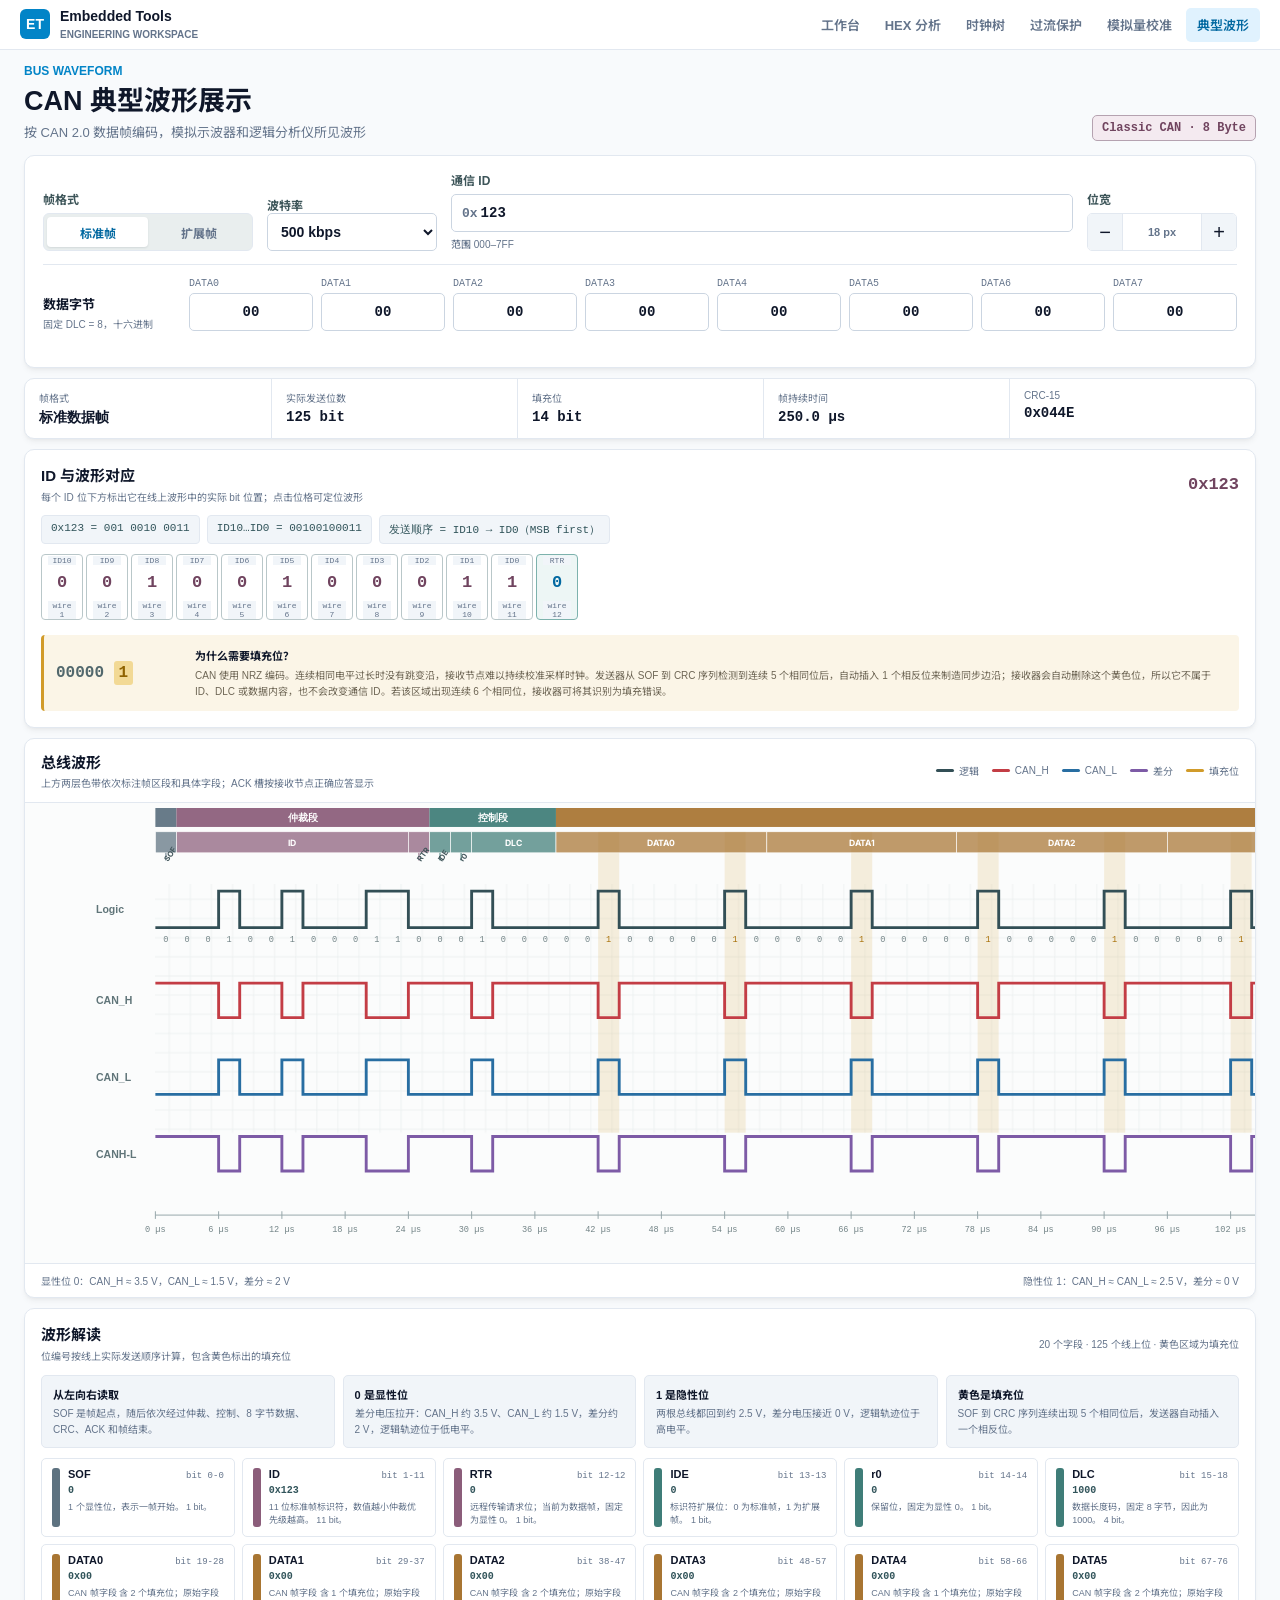
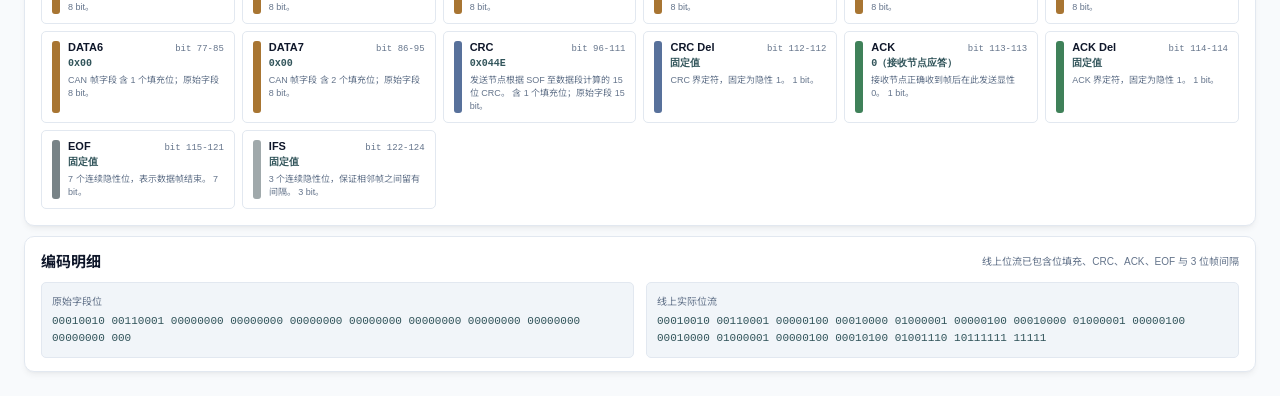
<file: 典型波形展示/index.html>
<!doctype html>
<html lang="zh-CN">
<head>
  <meta charset="utf-8">
  <meta name="viewport" content="width=device-width, initial-scale=1">
  <title>CAN 典型波形展示 - Embedded Tools</title>
  <link href="https://fonts.googleapis.com/css2?family=Inter:wght@400;500;600;700&family=Noto+Sans+SC:wght@400;500;600;700&display=swap" rel="stylesheet">
  <link rel="stylesheet" href="../platform.css">
  <link rel="stylesheet" href="style.css">
</head>
<body>
  <header class="platform-bar">
    <a class="platform-brand" href="../index.html" aria-label="Embedded Tools 首页"><span class="platform-brand-mark">ET</span><span class="platform-brand-copy"><strong>Embedded Tools</strong><span>Engineering workspace</span></span></a>
    <nav class="platform-nav" aria-label="平台导航"><a href="../index.html">工作台</a><a href="../hex文件分析工具/index.html">HEX 分析</a><a href="../Arm时钟树/index.html">时钟树</a><a href="../过流保护计算/index.html">过流保护</a><a href="../模拟量校准计算/index.html">模拟量校准</a><a class="active" href="index.html">典型波形</a></nav>
  </header>

  <main class="workspace">
    <header class="page-heading">
      <div><p class="platform-eyebrow">Bus waveform</p><h1>CAN 典型波形展示</h1><p>按 CAN 2.0 数据帧编码，模拟示波器和逻辑分析仪所见波形</p></div>
      <span class="protocol-badge">Classic CAN · 8 Byte</span>
    </header>

    <section class="control-panel" aria-label="CAN 帧配置">
      <div class="control-main">
        <div class="field frame-type-field"><span class="field-label">帧格式</span><div class="segmented"><input id="standardFrame" name="frameType" type="radio" value="standard" checked><label for="standardFrame">标准帧</label><input id="extendedFrame" name="frameType" type="radio" value="extended"><label for="extendedFrame">扩展帧</label></div></div>
        <label class="field">波特率<select id="bitrate"><option value="1000000">1 Mbps</option><option value="800000">800 kbps</option><option value="500000" selected>500 kbps</option><option value="250000">250 kbps</option><option value="125000">125 kbps</option><option value="100000">100 kbps</option><option value="50000">50 kbps</option><option value="20000">20 kbps</option><option value="10000">10 kbps</option></select></label>
        <label class="field id-field">通信 ID<span class="input-prefix"><span>0x</span><input id="canId" type="text" value="123" maxlength="8" inputmode="text" autocomplete="off"></span><small id="idRange">范围 000–7FF</small></label>
        <div class="field zoom-field"><span class="field-label">位宽</span><div class="zoom-control"><button id="zoomOut" type="button" title="缩小波形" aria-label="缩小波形">−</button><output id="zoomValue">18 px</output><button id="zoomIn" type="button" title="放大波形" aria-label="放大波形">+</button></div></div>
      </div>
      <div class="data-section"><div class="data-heading"><span>数据字节</span><small>固定 DLC = 8，十六进制</small></div><div id="dataBytes" class="byte-grid"></div></div>
      <div id="errorMessage" class="error-message" role="alert"></div>
    </section>

    <section class="summary-bar" aria-label="帧摘要">
      <div><span>帧格式</span><strong id="summaryType">标准数据帧</strong></div><div><span>实际发送位数</span><strong id="totalBits">-</strong></div><div><span>填充位</span><strong id="stuffBits">-</strong></div><div><span>帧持续时间</span><strong id="frameDuration">-</strong></div><div><span>CRC-15</span><strong id="crcValue">-</strong></div>
    </section>

    <section class="id-map-panel" aria-label="通信 ID 与波形对应关系">
      <div class="panel-heading"><div><h2>ID 与波形对应</h2><p>每个 ID 位下方标出它在线上波形中的实际 bit 位置；点击位格可定位波形</p></div><strong id="idHexValue">-</strong></div>
      <div id="idBreakdown" class="id-breakdown"></div>
      <div id="idBitScroller" class="id-bit-scroller"><div id="idBitMap" class="id-bit-map"></div></div>
      <div class="stuff-explanation">
        <div class="stuff-symbol">00000 <b>1</b></div>
        <div><strong>为什么需要填充位？</strong><p>CAN 使用 NRZ 编码。连续相同电平过长时没有跳变沿，接收节点难以持续校准采样时钟。发送器从 SOF 到 CRC 序列检测到连续 5 个相同位后，自动插入 1 个相反位来制造同步边沿；接收器会自动删除这个黄色位，所以它不属于 ID、DLC 或数据内容，也不会改变通信 ID。若该区域出现连续 6 个相同位，接收器可将其识别为填充错误。</p></div>
      </div>
    </section>

    <section class="scope-panel" aria-label="CAN 波形">
      <div class="scope-toolbar"><div><h2>总线波形</h2><p>上方两层色带依次标注帧区段和具体字段；ACK 槽按接收节点正确应答显示</p></div><div class="legend"><span><i class="logic-line"></i>逻辑</span><span><i class="canh-line"></i>CAN_H</span><span><i class="canl-line"></i>CAN_L</span><span><i class="diff-line"></i>差分</span><span><i class="stuff-mark"></i>填充位</span></div></div>
      <div id="waveformScroller" class="waveform-scroller" tabindex="0" aria-label="可横向滚动的 CAN 波形图"><svg id="waveform" role="img" aria-label="CAN 数据帧波形"></svg></div>
      <div class="scope-foot"><span>显性位 0：CAN_H ≈ 3.5 V，CAN_L ≈ 1.5 V，差分 ≈ 2 V</span><span>隐性位 1：CAN_H ≈ CAN_L ≈ 2.5 V，差分 ≈ 0 V</span></div>
    </section>

    <section class="reading-panel" aria-label="CAN 波形解读">
      <div class="panel-heading"><div><h2>波形解读</h2><p>位编号按线上实际发送顺序计算，包含黄色标出的填充位</p></div><span id="readingSummary">-</span></div>
      <div class="reading-basics">
        <div><strong>从左向右读取</strong><span>SOF 是帧起点，随后依次经过仲裁、控制、8 字节数据、CRC、ACK 和帧结束。</span></div>
        <div><strong>0 是显性位</strong><span>差分电压拉开：CAN_H 约 3.5 V、CAN_L 约 1.5 V，差分约 2 V，逻辑轨迹位于低电平。</span></div>
        <div><strong>1 是隐性位</strong><span>两根总线都回到约 2.5 V，差分电压接近 0 V，逻辑轨迹位于高电平。</span></div>
        <div><strong>黄色是填充位</strong><span>SOF 到 CRC 序列连续出现 5 个相同位后，发送器自动插入一个相反位。</span></div>
      </div>
      <div id="fieldGuide" class="field-guide"></div>
    </section>

    <section class="bit-panel">
      <div class="panel-heading"><h2>编码明细</h2><span>线上位流已包含位填充、CRC、ACK、EOF 与 3 位帧间隔</span></div>
      <div class="bit-detail"><div><span>原始字段位</span><code id="rawBits">-</code></div><div><span>线上实际位流</span><code id="wireBits">-</code></div></div>
    </section>
  </main>
  <script src="app.js"></script>
</body>
</html>
</file>
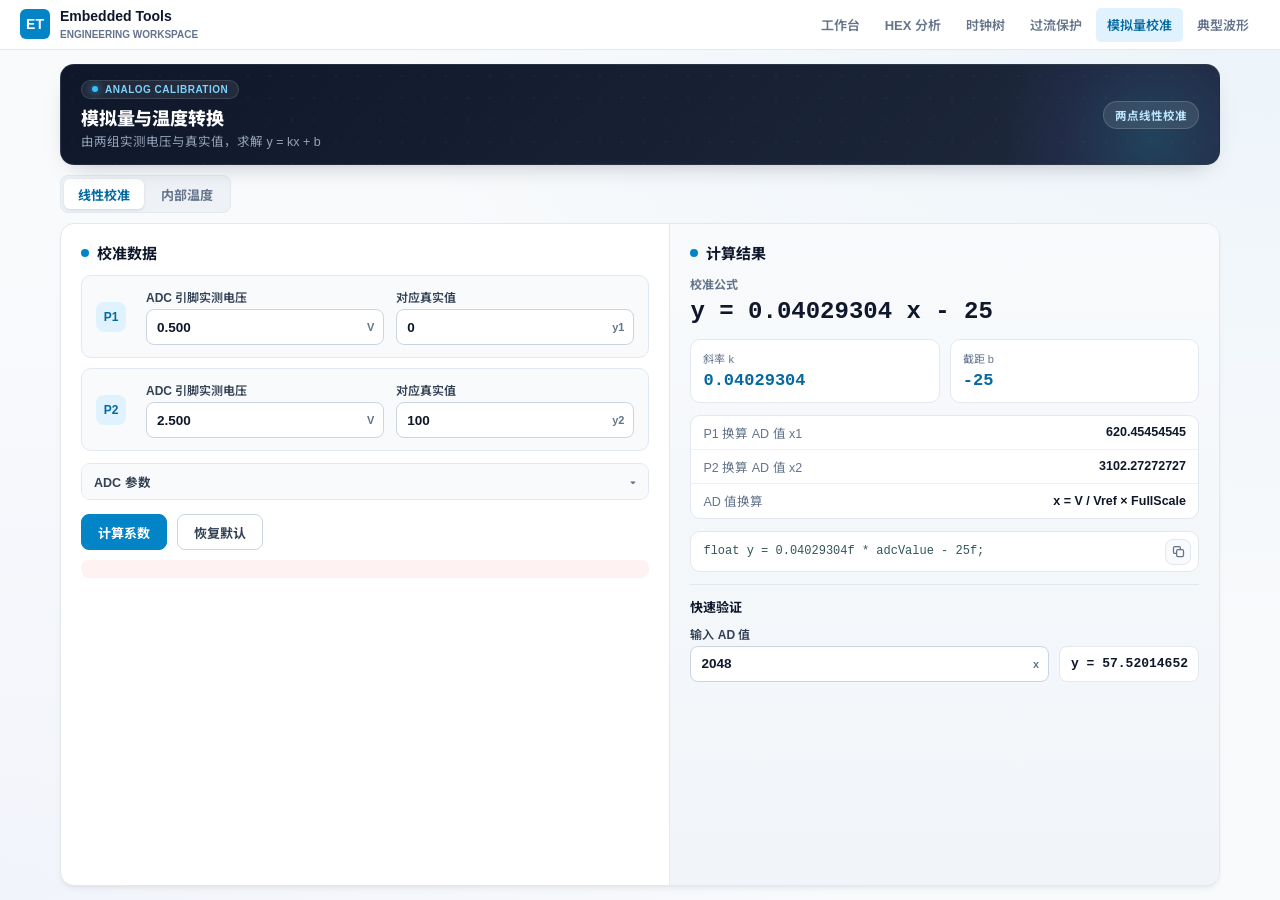
<file: 模拟量校准计算/index.html>
<!doctype html>
<html lang="zh-CN">
<head>
  <meta charset="utf-8">
  <meta name="viewport" content="width=device-width, initial-scale=1">
  <title>模拟量校准系数计算 - Embedded Tools</title>
  <link href="https://fonts.googleapis.com/css2?family=Inter:wght@400;500;600;700&family=Noto+Sans+SC:wght@400;500;600;700&display=swap" rel="stylesheet">
  <link rel="stylesheet" href="../platform.css">
  <link rel="stylesheet" href="../tool.css">
</head>
<body>
  <header class="platform-bar">
    <a class="platform-brand" href="../index.html" aria-label="Embedded Tools 首页"><span class="platform-brand-mark">ET</span><span class="platform-brand-copy"><strong>Embedded Tools</strong><span>Engineering workspace</span></span></a>
    <nav class="platform-nav" aria-label="平台导航"><a href="../index.html">工作台</a><a href="../hex文件分析工具/index.html">HEX 分析</a><a href="../Arm时钟树/index.html">时钟树</a><a href="../过流保护计算/index.html">过流保护</a><a class="active" href="index.html">模拟量校准</a><a href="../典型波形展示/index.html">典型波形</a></nav>
  </header>

  <main class="tool-main">
    <section class="hero">
      <div class="hero-main">
        <span class="hero-eyebrow"><span class="dot"></span>ANALOG CALIBRATION</span>
        <h1>模拟量与温度转换</h1>
        <p id="pageSubtitle">由两组实测电压与真实值，求解 y = kx + b</p>
      </div>
      <span id="modeBadge" class="hero-badge">两点线性校准</span>
    </section>

    <div class="mode-switch" role="tablist" aria-label="计算模式">
      <button id="calibrationTab" class="active" type="button" role="tab" aria-selected="true" aria-controls="calibrationTool">线性校准</button>
      <button id="temperatureTab" type="button" role="tab" aria-selected="false" aria-controls="temperatureTool">内部温度</button>
    </div>

    <section id="calibrationTool" class="tool calibration-tool" role="tabpanel" aria-label="模拟量校准系数计算器">
      <div class="panel input-panel">
        <h2>校准数据</h2>
        <div class="point-list">
          <div class="point-row"><span class="point-index">P1</span><label>ADC 引脚实测电压<span class="input-wrap"><input id="voltage1" type="number" min="0" max="3.3" step="0.001" value="0.500"><span class="unit">V</span></span></label><label>对应真实值<span class="input-wrap"><input id="real1" type="number" step="any" value="0"><span class="unit">y1</span></span></label></div>
          <div class="point-row"><span class="point-index">P2</span><label>ADC 引脚实测电压<span class="input-wrap"><input id="voltage2" type="number" min="0" max="3.3" step="0.001" value="2.500"><span class="unit">V</span></span></label><label>对应真实值<span class="input-wrap"><input id="real2" type="number" step="any" value="100"><span class="unit">y2</span></span></label></div>
        </div>
        <details>
          <summary>ADC 参数</summary>
          <div class="adc-settings">
            <label>参考电压<span class="input-wrap"><input id="referenceVoltage" type="number" min="0.001" step="0.001" value="3.3"><span class="unit">Vref</span></span></label>
            <label>满量程 AD 值<span class="input-wrap"><input id="adcFullScale" type="number" min="1" step="1" value="4095"><span class="unit">LSB</span></span></label>
          </div>
        </details>
        <div class="actions"><button id="calculate" type="button">计算系数</button><button id="reset" class="secondary" type="button">恢复默认</button></div>
        <div id="errorMessage" class="error-message" role="alert"></div>
      </div>

      <div class="panel result-panel" aria-live="polite">
        <h2>计算结果</h2>
        <div class="result-label">校准公式</div>
        <div id="formula" class="formula-main">y = 0.04029304 x - 25</div>
        <div class="coefficient-grid">
          <div class="coefficient"><span>斜率 k</span><strong id="kValue">0.04029304</strong></div>
          <div class="coefficient"><span>截距 b</span><strong id="bValue">-25</strong></div>
        </div>
        <div class="detail-list">
          <div class="detail-row"><span>P1 换算 AD 值 x1</span><strong id="adc1">620.45454545</strong></div>
          <div class="detail-row"><span>P2 换算 AD 值 x2</span><strong id="adc2">3102.27272727</strong></div>
          <div class="detail-row"><span>AD 值换算</span><strong>x = V / Vref × FullScale</strong></div>
        </div>
        <div class="code-box">
          <button id="copyFormula" class="copy-button" type="button" title="复制 C 表达式" aria-label="复制 C 表达式"><svg width="15" height="15" viewBox="0 0 24 24" fill="none" stroke="currentColor" stroke-width="2" aria-hidden="true"><rect x="9" y="9" width="11" height="11" rx="2"/><path d="M15 9V6a2 2 0 0 0-2-2H6a2 2 0 0 0-2 2v7a2 2 0 0 0 2 2h3"/></svg></button>
          <span id="codeExpression">float y = 0.04029304f * adcValue - 25f;</span>
        </div>
        <div class="verify">
          <h3>快速验证</h3>
          <div class="verify-row">
            <label>输入 AD 值<span class="input-wrap"><input id="verifyAdc" type="number" min="0" max="4095" step="1" value="2048"><span class="unit">x</span></span></label>
            <output id="verifyOutput" class="verify-output">y = 57.52014652</output>
          </div>
        </div>
      </div>
    </section>

    <section id="temperatureTool" class="tool temperature-tool" role="tabpanel" aria-label="芯片内部温度计算器" hidden>
      <div class="panel input-panel">
        <h2>温度传感器数据</h2>
        <label>温度通道 AD 值<span class="input-wrap"><input id="temperatureAdc" type="number" min="0" max="4095" step="1" value="1774"><span class="unit">ADC</span></span></label>
        <details>
          <summary>模型参数</summary>
          <div class="adc-settings">
            <label>ADC 参考电压<span class="input-wrap"><input id="temperatureVref" type="number" min="0.001" step="0.001" value="3.3"><span class="unit">V</span></span></label>
            <label>ADC 满量程<span class="input-wrap"><input id="temperatureFullScale" type="number" min="1" step="1" value="4095"><span class="unit">LSB</span></span></label>
            <label>25°C 典型电压 V25<span class="input-wrap"><input id="temperatureV25" type="number" min="0" step="0.001" value="1.43"><span class="unit">V</span></span></label>
            <label>典型斜率 Avg_Slope<span class="input-wrap"><input id="temperatureSlope" type="number" min="0.001" step="0.1" value="4.3"><span class="unit">mV/°C</span></span></label>
          </div>
        </details>
        <div class="actions"><button id="calculateTemperature" type="button">计算温度</button><button id="resetTemperature" class="secondary" type="button">恢复典型值</button></div>
        <div id="temperatureError" class="error-message" role="alert"></div>
        <p class="temperature-note">采用 STM32F103 数据手册典型参数，适合监测温度变化；未经单片校准时不应作为高精度温度计。</p>
        <p class="temperature-source">来源：<a href="https://www.st.com/resource/en/datasheet/stm32f103c8.pdf" target="_blank" rel="noreferrer">ST STM32F103x8/xB 数据手册</a></p>
      </div>

      <div class="panel result-panel" aria-live="polite">
        <h2>温度结果</h2>
        <div class="result-label">估算芯片结温</div>
        <div id="temperatureValue" class="temperature-value">25.00 °C</div>
        <p class="subtitle">STM32F103 典型模型</p>
        <div class="detail-list">
          <div class="detail-row"><span>温度通道感测电压 Vsense</span><strong id="sensorVoltage">1.4295 V</strong></div>
          <div class="detail-row"><span>使用的 V25</span><strong id="usedV25">1.43 V</strong></div>
          <div class="detail-row"><span>使用的 Avg_Slope</span><strong id="usedSlope">4.3 mV/°C</strong></div>
        </div>
        <div class="code-box">
          <span>T = (V25 - Vsense) / Avg_Slope + 25<br>Vsense = ADC / FullScale × Vref</span>
        </div>
      </div>
    </section>
  </main>

  <script>
    (() => {
      const defaults = { voltage1: 0.5, real1: 0, voltage2: 2.5, real2: 100, referenceVoltage: 3.3, adcFullScale: 4095, verifyAdc: 2048 };
      const temperatureDefaults = { temperatureAdc: 1774, temperatureVref: 3.3, temperatureFullScale: 4095, temperatureV25: 1.43, temperatureSlope: 4.3 };
      const inputIds = Object.keys(defaults);
      let coefficients = { k: 0, b: 0 };
      const getNumber = (id) => Number(document.getElementById(id).value);
      const format = (value) => { if (!Number.isFinite(value)) return "-"; const magnitude = Math.abs(value); if ((magnitude > 0 && magnitude < 0.000001) || magnitude >= 1000000000) return value.toExponential(8); return value.toFixed(8).replace(/\.?0+$/, ""); };
      function readValues() {
        const values = Object.fromEntries(inputIds.map((id) => [id, getNumber(id)]));
        for (const value of Object.values(values)) if (!Number.isFinite(value)) throw new Error("请输入有效的数值。");
        if (values.referenceVoltage <= 0 || values.adcFullScale <= 0) throw new Error("参考电压和满量程 AD 值必须大于 0。");
        if (values.voltage1 < 0 || values.voltage1 > values.referenceVoltage || values.voltage2 < 0 || values.voltage2 > values.referenceVoltage) throw new Error(`实测电压必须在 0 到 ${format(values.referenceVoltage)} V 之间。`);
        if (values.voltage1 === values.voltage2) throw new Error("两个校准点的实测电压不能相同。");
        return values;
      }
      function updateVerification() { const adc = getNumber("verifyAdc"); document.getElementById("verifyOutput").textContent = Number.isFinite(adc) ? `y = ${format(coefficients.k * adc + coefficients.b)}` : "y = -"; }
      function calculate() {
        const error = document.getElementById("errorMessage");
        try {
          const values = readValues();
          const x1 = values.voltage1 / values.referenceVoltage * values.adcFullScale;
          const x2 = values.voltage2 / values.referenceVoltage * values.adcFullScale;
          const k = (values.real2 - values.real1) / (x2 - x1);
          const b = values.real1 - k * x1;
          coefficients = { k, b };
          const kText = format(k); const bText = format(b); const sign = b < 0 ? "-" : "+";
          document.getElementById("formula").textContent = `y = ${kText} x ${sign} ${format(Math.abs(b))}`;
          document.getElementById("kValue").textContent = kText; document.getElementById("bValue").textContent = bText;
          document.getElementById("adc1").textContent = format(x1); document.getElementById("adc2").textContent = format(x2);
          document.getElementById("codeExpression").textContent = `float y = ${kText}f * adcValue ${sign} ${format(Math.abs(b))}f;`;
          document.getElementById("verifyAdc").max = values.adcFullScale; error.textContent = ""; updateVerification();
        } catch (err) { error.textContent = err.message; }
      }
      function calculateTemperature() {
        const error = document.getElementById("temperatureError");
        try {
          const values = Object.fromEntries(Object.keys(temperatureDefaults).map((id) => [id, getNumber(id)]));
          for (const value of Object.values(values)) if (!Number.isFinite(value)) throw new Error("请输入有效的数值。");
          if (values.temperatureFullScale <= 0 || values.temperatureVref <= 0 || values.temperatureSlope <= 0) throw new Error("参考电压、满量程和典型斜率必须大于 0。");
          if (values.temperatureAdc < 0 || values.temperatureAdc > values.temperatureFullScale) throw new Error(`AD 值必须在 0 到 ${format(values.temperatureFullScale)} 之间。`);
          const sensorVoltage = values.temperatureAdc / values.temperatureFullScale * values.temperatureVref;
          const temperature = (values.temperatureV25 - sensorVoltage) / (values.temperatureSlope / 1000) + 25;
          document.getElementById("temperatureValue").textContent = `${temperature.toFixed(2)} °C`;
          document.getElementById("sensorVoltage").textContent = `${format(sensorVoltage)} V`;
          document.getElementById("usedV25").textContent = `${format(values.temperatureV25)} V`;
          document.getElementById("usedSlope").textContent = `${format(values.temperatureSlope)} mV/°C`;
          error.textContent = "";
        } catch (err) { error.textContent = err.message; }
      }
      function setMode(mode) {
        const isCalibration = mode === "calibration";
        document.getElementById("calibrationTool").hidden = !isCalibration;
        document.getElementById("temperatureTool").hidden = isCalibration;
        document.getElementById("calibrationTab").classList.toggle("active", isCalibration);
        document.getElementById("temperatureTab").classList.toggle("active", !isCalibration);
        document.getElementById("calibrationTab").setAttribute("aria-selected", String(isCalibration));
        document.getElementById("temperatureTab").setAttribute("aria-selected", String(!isCalibration));
        document.getElementById("pageSubtitle").textContent = isCalibration ? "由两组实测电压与真实值，求解 y = kx + b" : "输入内部温度传感器 AD 值，按芯片典型参数估算结温";
        document.getElementById("modeBadge").textContent = isCalibration ? "两点线性校准" : "STM32F103 典型模型";
        history.replaceState(null, "", isCalibration ? location.pathname : `${location.pathname}#temperature`);
      }
      document.getElementById("calculate").addEventListener("click", calculate);
      document.getElementById("reset").addEventListener("click", () => { for (const [id, value] of Object.entries(defaults)) document.getElementById(id).value = value; calculate(); });
      document.getElementById("verifyAdc").addEventListener("input", updateVerification);
      document.getElementById("copyFormula").addEventListener("click", async () => { const button = document.getElementById("copyFormula"); try { await navigator.clipboard.writeText(document.getElementById("codeExpression").textContent); button.title = "已复制"; setTimeout(() => { button.title = "复制 C 表达式"; }, 1200); } catch { button.title = "浏览器不允许复制"; } });
      inputIds.filter((id) => id !== "verifyAdc").forEach((id) => { document.getElementById(id).addEventListener("input", calculate); document.getElementById(id).addEventListener("keydown", (event) => { if (event.key === "Enter") calculate(); }); });
      document.getElementById("calibrationTab").addEventListener("click", () => setMode("calibration"));
      document.getElementById("temperatureTab").addEventListener("click", () => setMode("temperature"));
      document.getElementById("calculateTemperature").addEventListener("click", calculateTemperature);
      document.getElementById("resetTemperature").addEventListener("click", () => { for (const [id, value] of Object.entries(temperatureDefaults)) document.getElementById(id).value = value; calculateTemperature(); });
      Object.keys(temperatureDefaults).forEach((id) => { document.getElementById(id).addEventListener("input", calculateTemperature); document.getElementById(id).addEventListener("keydown", (event) => { if (event.key === "Enter") calculateTemperature(); }); });
      calculate(); calculateTemperature(); setMode(location.hash === "#temperature" ? "temperature" : "calibration");
    })();
  </script>
</body>
</html>
</file>
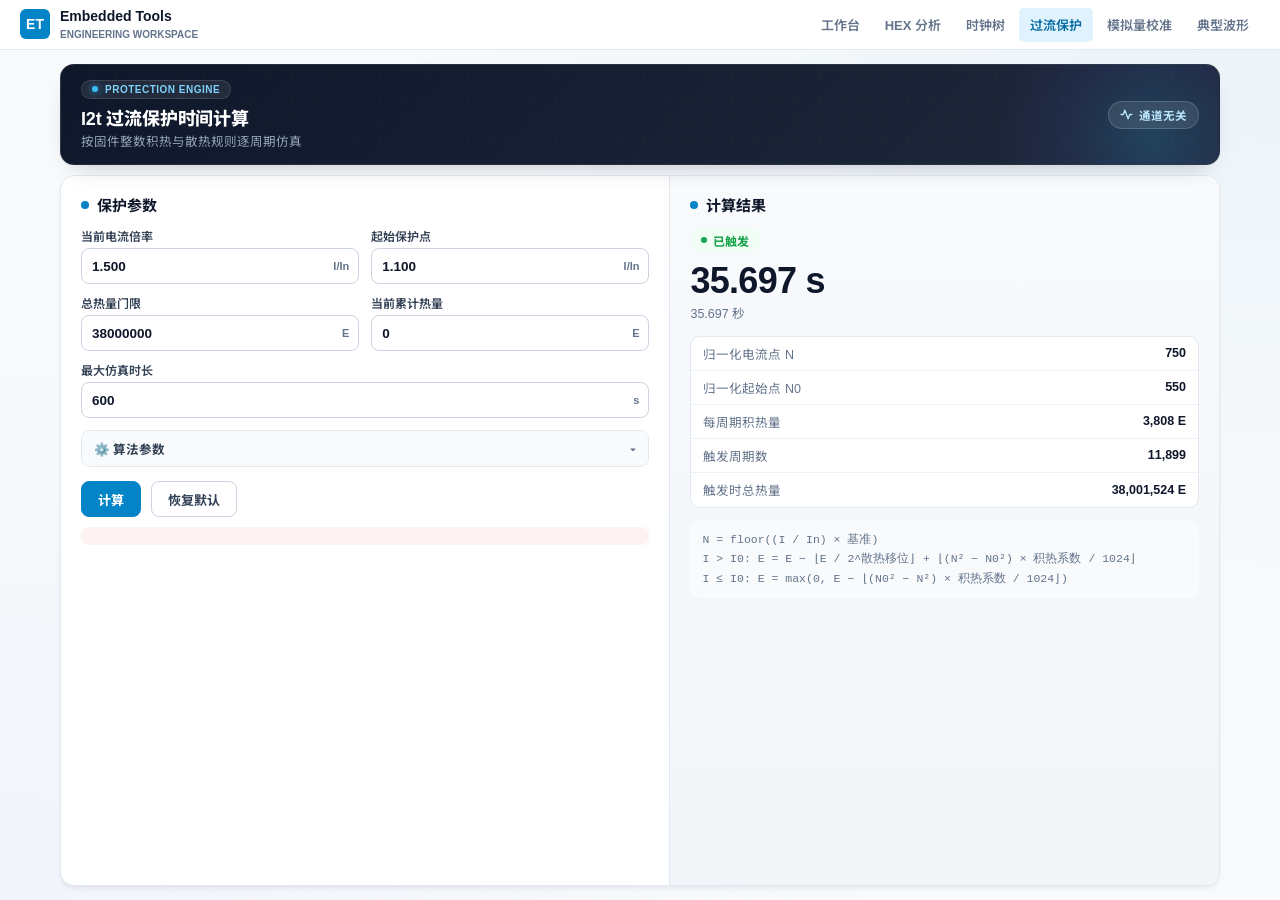
<file: 过流保护计算/index.html>
<!doctype html>
<html lang="zh-CN">
<head>
  <meta charset="utf-8">
  <meta name="viewport" content="width=device-width, initial-scale=1">
  <title>过流保护计算 - Embedded Tools</title>
  <link href="https://fonts.googleapis.com/css2?family=Inter:wght@400;500;600;700&family=Noto+Sans+SC:wght@400;500;600;700&display=swap" rel="stylesheet">
  <link rel="stylesheet" href="../platform.css">
  <link rel="stylesheet" href="../tool.css">
</head>
<body>
  <header class="platform-bar">
    <a class="platform-brand" href="../index.html" aria-label="Embedded Tools 首页">
      <span class="platform-brand-mark">ET</span>
      <span class="platform-brand-copy"><strong>Embedded Tools</strong><span>Engineering workspace</span></span>
    </a>
    <nav class="platform-nav" aria-label="平台导航">
      <a href="../index.html">工作台</a>
      <a href="../hex文件分析工具/index.html">HEX 分析</a>
      <a href="../Arm时钟树/index.html">时钟树</a>
      <a class="active" href="index.html">过流保护</a>
      <a href="../模拟量校准计算/index.html">模拟量校准</a>
      <a href="../典型波形展示/index.html">典型波形</a>
    </nav>
  </header>

  <main class="tool-main">
    <section class="hero">
      <div class="hero-main">
        <span class="hero-eyebrow"><span class="dot"></span>PROTECTION ENGINE</span>
        <h1>I2t 过流保护时间计算</h1>
        <p>按固件整数积热与散热规则逐周期仿真</p>
      </div>
      <span class="hero-badge">
        <svg width="13" height="13" viewBox="0 0 24 24" fill="none" stroke="currentColor" stroke-width="2.5" stroke-linecap="round" stroke-linejoin="round"><path d="M22 12h-4l-3 8L9 4l-3 8H2"/></svg>
        通道无关
      </span>
    </section>

    <section class="tool" aria-label="过流保护时间计算器">
      <div class="panel input-panel">
        <h2>保护参数</h2>
        <div class="field-grid">
          <label>
            当前电流倍率
            <span class="input-wrap"><input id="currentMultiple" type="number" min="0" step="0.001" value="1.500"><span class="unit">I/In</span></span>
          </label>
          <label>
            起始保护点
            <span class="input-wrap"><input id="startMultiple" type="number" min="0" step="0.001" value="1.100"><span class="unit">I/In</span></span>
          </label>
          <label>
            总热量门限
            <span class="input-wrap"><input id="heatLimit" type="number" min="1" step="1000" value="38000000"><span class="unit">E</span></span>
          </label>
          <label>
            当前累计热量
            <span class="input-wrap"><input id="initialHeat" type="number" min="0" step="1000" value="0"><span class="unit">E</span></span>
          </label>
          <label class="wide">
            最大仿真时长
            <span class="input-wrap"><input id="maxSeconds" type="number" min="0.003" step="1" value="600"><span class="unit">s</span></span>
          </label>
        </div>

        <details>
          <summary>⚙️ 算法参数</summary>
          <div class="field-grid advanced">
            <label>
              周期
              <span class="input-wrap"><input id="periodMs" type="number" min="0.001" step="0.001" value="3"><span class="unit">ms</span></span>
            </label>
            <label>
              归一化基准
              <span class="input-wrap"><input id="normalizationBase" type="number" min="1" step="1" value="500"><span class="unit">N/In</span></span>
            </label>
            <label>
              积热系数
              <span class="input-wrap"><input id="heatGain" type="number" min="0" step="1" value="15"><span class="unit">/1024</span></span>
            </label>
            <label>
              热散失移位
              <span class="input-wrap"><input id="coolShift" type="number" min="1" max="30" step="1" value="15"><span class="unit">bit</span></span>
            </label>
          </div>
        </details>

        <div class="actions">
          <button id="calculate" type="button">计算</button>
          <button id="reset" class="secondary" type="button">恢复默认</button>
        </div>
        <div id="errorMessage" class="error-message" role="alert"></div>
      </div>

      <div class="panel result-panel" aria-live="polite">
        <h2>计算结果</h2>
        <div class="result-header">
          <div id="status" class="state"><span class="pulse"></span>已触发</div>
        </div>
        <div id="time" class="time">35.697 s</div>
        <div id="timeText" class="time-sub">35.697 秒</div>

        <div class="detail-list">
          <div class="detail-row"><span>归一化电流点 N</span><strong id="normalizedCurrent">750</strong></div>
          <div class="detail-row"><span>归一化起始点 N0</span><strong id="normalizedStart">550</strong></div>
          <div class="detail-row"><span>每周期积热量</span><strong id="stepEnergy">3,808 E</strong></div>
          <div class="detail-row"><span>触发周期数</span><strong id="cycles">11,899</strong></div>
          <div class="detail-row"><span>触发时总热量</span><strong id="triggerHeat">38,001,524 E</strong></div>
        </div>

        <div class="formula">
          N = floor((I / In) × 基准)<br>
          I &gt; I0: E = E − ⌊E / 2^散热移位⌋ + ⌊(N² − N0²) × 积热系数 / 1024⌋<br>
          I ≤ I0: E = max(0, E − ⌊(N0² − N²) × 积热系数 / 1024⌋)
        </div>
      </div>
    </section>
  </main>

  <script>
    (() => {
      const defaults = {
        currentMultiple: 1.500,
        startMultiple: 1.100,
        heatLimit: 38000000,
        initialHeat: 0,
        maxSeconds: 600,
        periodMs: 3,
        normalizationBase: 500,
        heatGain: 15,
        coolShift: 15
      };

      const inputIds = Object.keys(defaults);
      const numberFormat = new Intl.NumberFormat("zh-CN", { maximumFractionDigits: 3 });
      const integerFormat = new Intl.NumberFormat("zh-CN", { maximumFractionDigits: 0 });

      const getValue = (id) => Number(document.getElementById(id).value);
      const setText = (id, text) => { document.getElementById(id).textContent = text; };

      function readParameters() {
        const values = {};
        for (const id of inputIds) {
          values[id] = getValue(id);
          if (!Number.isFinite(values[id])) {
            throw new Error("请输入有效的数值。");
          }
        }
        if (values.currentMultiple < 0 || values.startMultiple < 0 || values.initialHeat < 0) {
          throw new Error("电流倍率、起始保护点和当前累计热量不能小于 0。");
        }
        if (values.heatLimit <= 0 || values.periodMs <= 0 || values.normalizationBase <= 0 || values.maxSeconds <= 0) {
          throw new Error("门限、周期、归一化基准和最大仿真时长必须大于 0。");
        }
        if (values.heatGain < 0 || !Number.isInteger(values.coolShift) || values.coolShift < 1 || values.coolShift > 30) {
          throw new Error("积热系数不能小于 0，热散失移位必须为 1 到 30 的整数。");
        }
        return values;
      }

      function formatDuration(milliseconds) {
        const totalSeconds = milliseconds / 1000;
        if (totalSeconds < 60) return `${numberFormat.format(totalSeconds)} 秒`;
        const minutes = Math.floor(totalSeconds / 60);
        const seconds = totalSeconds - minutes * 60;
        return seconds > 0 ? `${minutes} 分 ${numberFormat.format(seconds)} 秒` : `${minutes} 分钟`;
      }

      function updateResult(result) {
        const status = document.getElementById("status");
        const time = document.getElementById("time");
        const timeText = document.getElementById("timeText");

        setText("normalizedCurrent", integerFormat.format(result.current));
        setText("normalizedStart", integerFormat.format(result.start));
        setText("stepEnergy", `${integerFormat.format(result.stepEnergy)} E`);
        setText("cycles", integerFormat.format(result.cycles));
        setText("triggerHeat", `${integerFormat.format(result.energy)} E`);

        if (result.triggered) {
          status.className = "state";
          status.innerHTML = '<span class="pulse"></span>已触发';
          time.className = "time";
          time.textContent = `${numberFormat.format(result.durationMs / 1000)} s`;
          timeText.textContent = formatDuration(result.durationMs);
          return;
        }

        status.className = result.current <= result.start ? "state warn" : "state error";
        status.innerHTML = result.current <= result.start
          ? '<span class="pulse"></span>不会积热触发'
          : '<span class="pulse"></span>仿真窗口内未触发';
        time.className = "time no-trip";
        time.textContent = "未触发";
        timeText.textContent = result.reason;
      }

      function simulate(values) {
        const current = Math.floor(values.currentMultiple * values.normalizationBase);
        const start = Math.floor(values.startMultiple * values.normalizationBase);
        const gainDivisor = 1024;
        const coolDivisor = 2 ** values.coolShift;
        const maxCycles = Math.floor(values.maxSeconds * 1000 / values.periodMs);
        let energy = Math.floor(values.initialHeat);
        let cycles = 0;
        let stepEnergy = 0;

        if (energy >= values.heatLimit) {
          return { triggered: true, current, start, stepEnergy: 0, cycles: 0, energy, durationMs: 0 };
        }

        if (current > start) {
          stepEnergy = Math.floor(((current * current - start * start) * values.heatGain) / gainDivisor);
        } else {
          stepEnergy = Math.floor(((start * start - current * current) * values.heatGain) / gainDivisor);
          return {
            triggered: false,
            current,
            start,
            stepEnergy,
            cycles: 0,
            energy,
            reason: "当前电流不高于起始保护点，累计热量只会散失。"
          };
        }

        for (cycles = 1; cycles <= maxCycles; cycles += 1) {
          const previousEnergy = energy;
          energy -= Math.floor(energy / coolDivisor);
          energy += stepEnergy;

          if (energy >= values.heatLimit) {
            return {
              triggered: true,
              current,
              start,
              stepEnergy,
              cycles,
              energy,
              durationMs: cycles * values.periodMs
            };
          }

          if (energy <= previousEnergy) {
            return {
              triggered: false,
              current,
              start,
              stepEnergy,
              cycles,
              energy,
              reason: "积热已达到稳态，无法超过当前总热量门限。"
            };
          }
        }

        return {
          triggered: false,
          current,
          start,
          stepEnergy,
          cycles: maxCycles,
          energy,
          reason: `在 ${numberFormat.format(values.maxSeconds)} s 仿真窗口内未达到门限。`
        };
      }

      function calculate() {
        const errorMessage = document.getElementById("errorMessage");
        try {
          const result = simulate(readParameters());
          updateResult(result);
          errorMessage.textContent = "";
        } catch (error) {
          errorMessage.textContent = error.message;
        }
      }

      document.getElementById("calculate").addEventListener("click", calculate);
      document.getElementById("reset").addEventListener("click", () => {
        for (const [id, value] of Object.entries(defaults)) {
          document.getElementById(id).value = value;
        }
        calculate();
      });
      inputIds.forEach((id) => {
        const input = document.getElementById(id);
        input.addEventListener("input", calculate);
        input.addEventListener("keydown", (event) => {
          if (event.key === "Enter") calculate();
        });
      });

      calculate();
    })();
  </script>
</body>
</html>
</file>
<file: platform.css>
:root {
    --platform-bg: #f8fafc;
    --platform-surface: #ffffff;
    --platform-surface-subtle: #f1f5f9;
    --platform-border: #e2e8f0;
    --platform-border-strong: #cbd5e1;
    --platform-text: #0f172a;
    --platform-muted: #64748b;
    --platform-brand: #0284c7;
    --platform-brand-strong: #0369a1;
    --platform-brand-soft: #e0f2fe;
    --platform-navy: #0f172a;
    --platform-success: #10b981;
    --platform-warning: #f59e0b;
    --platform-danger: #ef4444;
    --platform-shadow-sm: 0 1px 2px 0 rgba(0, 0, 0, 0.05);
    --platform-shadow: 0 4px 6px -1px rgba(0, 0, 0, 0.05), 0 2px 4px -2px rgba(0, 0, 0, 0.05);
    --platform-shadow-md: 0 10px 15px -3px rgba(0, 0, 0, 0.07), 0 4px 6px -4px rgba(0, 0, 0, 0.05);
    --platform-radius: 10px;
    --platform-font: -apple-system, BlinkMacSystemFont, "Segoe UI", Roboto, "Helvetica Neue", Arial, "Noto Sans SC", "Microsoft YaHei", sans-serif;
}

* { letter-spacing: 0; }

body {
    color: var(--platform-text);
    background: var(--platform-bg);
    font-family: var(--platform-font);
}

button, input, select { font-family: inherit; }

.platform-bar {
    min-height: 50px;
    display: flex;
    align-items: center;
    justify-content: space-between;
    gap: 24px;
    padding: 0 20px;
    background: var(--platform-surface);
    border-bottom: 1px solid var(--platform-border);
    color: var(--platform-text);
    flex: none;
}

.platform-brand {
    display: inline-flex;
    align-items: center;
    gap: 10px;
    min-width: max-content;
    color: var(--platform-text);
    text-decoration: none;
}

.platform-brand-mark {
    display: grid;
    place-items: center;
    width: 30px;
    height: 30px;
    border-radius: 6px;
    color: #fff;
    background: var(--platform-brand);
    font-weight: 800;
    font-size: 14px;
}

.platform-brand-copy { display: flex; flex-direction: column; line-height: 1.1; }
.platform-brand-copy strong { font-size: 14px; }
.platform-brand-copy span { margin-top: 4px; color: var(--platform-muted); font-size: 10px; font-weight: 600; text-transform: uppercase; }

.platform-nav {
    display: flex;
    align-items: center;
    gap: 3px;
    min-width: 0;
}

.platform-nav a {
    min-height: 34px;
    display: inline-flex;
    align-items: center;
    padding: 0 11px;
    border-radius: 5px;
    color: var(--platform-muted);
    text-decoration: none;
    white-space: nowrap;
    font-size: 13px;
    font-weight: 600;
}

.platform-nav a:hover { color: var(--platform-text); background: var(--platform-surface-subtle); }
.platform-nav a.active { color: var(--platform-brand-strong); background: var(--platform-brand-soft); }
.platform-nav a:focus-visible, .platform-brand:focus-visible { outline: 2px solid var(--platform-brand); outline-offset: 2px; }

.platform-page-heading {
    display: flex;
    align-items: flex-end;
    justify-content: space-between;
    gap: 24px;
}

.platform-eyebrow {
    margin: 0 0 7px;
    color: var(--platform-brand);
    font-size: 12px;
    font-weight: 700;
    text-transform: uppercase;
}

.platform-page-heading h1 { margin: 0; color: var(--platform-text); font-size: 27px; line-height: 1.2; }
.platform-page-heading p:last-child { margin: 0; color: var(--platform-muted); font-size: 13px; }

@media (max-width: 760px) {
    .platform-bar { align-items: flex-start; flex-direction: column; gap: 10px; padding: 12px 16px; }
    .platform-nav { width: 100%; overflow-x: auto; padding-bottom: 2px; }
    .platform-nav a { padding: 0 9px; }
    .platform-page-heading { align-items: flex-start; flex-direction: column; gap: 8px; }
}
</file>
<file: tool.css>
/* Embedded Tools - shared tool page design (compact, unified) */
:root {
  --tool-ink: #0f172a;
  --tool-muted: #64748b;
  --tool-label: #334155;
  --tool-line: #e2e8f0;
  --tool-input-border: #cbd5e1;
  --tool-row-line: #eef2f6;
  --tool-result-bg: linear-gradient(180deg, #f8fafc 0%, #f1f5f9 100%);
  --tool-soft-bg: #f8fafc;
  --tool-success: #16a34a;
  --tool-success-soft: #f0fdf4;
  --tool-warn: #b45309;
  --tool-warn-soft: #fffbeb;
  --tool-danger: #dc2626;
  --tool-danger-soft: #fef2f2;
  --tool-code-ink: #31545a;
  --tool-note-ink: #6f593e;
  --tool-note-bg: #faf3e8;
}

* { box-sizing: border-box; }

body {
  min-width: 320px;
  min-height: 100vh;
  margin: 0;
  color: var(--tool-ink);
  background-color: var(--platform-bg);
  background-image:
    radial-gradient(at 100% 0%, rgba(2, 132, 199, 0.05) 0px, transparent 50%),
    radial-gradient(at 0% 100%, rgba(99, 102, 241, 0.04) 0px, transparent 50%);
  background-attachment: fixed;
  font-family: var(--platform-font);
  -webkit-font-smoothing: antialiased;
}

.tool-main {
  width: min(1160px, calc(100% - 40px));
  min-height: calc(100vh - 50px);
  display: flex;
  flex-direction: column;
  margin: 0 auto;
  padding: 14px 0 14px;
}

/* ---- Compact hero ---- */
.hero {
  position: relative;
  display: flex;
  align-items: center;
  justify-content: space-between;
  gap: 20px;
  overflow: hidden;
  padding: 13px 20px;
  border: 1px solid rgba(255, 255, 255, 0.08);
  border-radius: 14px;
  background: linear-gradient(135deg, #0f172a 0%, #1e293b 100%);
  color: #fff;
  box-shadow: 0 10px 26px -14px rgba(15, 23, 42, 0.35);
  margin-bottom: 10px;
}

.hero::before {
  content: "";
  position: absolute;
  top: -90%;
  right: -8%;
  width: 320px;
  height: 320px;
  border-radius: 50%;
  background: radial-gradient(circle, rgba(56, 189, 248, 0.18) 0%, rgba(99, 102, 241, 0.08) 40%, transparent 70%);
  pointer-events: none;
}

.hero::after {
  content: "";
  position: absolute;
  inset: 0;
  background-image: radial-gradient(rgba(255, 255, 255, 0.07) 1px, transparent 1px);
  background-size: 22px 22px;
  opacity: 0.45;
  pointer-events: none;
}

.hero-main {
  position: relative;
  z-index: 1;
  min-width: 0;
}

.hero-eyebrow {
  display: inline-flex;
  align-items: center;
  gap: 7px;
  padding: 3px 10px;
  border-radius: 999px;
  background: rgba(255, 255, 255, 0.08);
  border: 1px solid rgba(255, 255, 255, 0.12);
  color: #7dd3fc;
  font-size: 10px;
  font-weight: 700;
  letter-spacing: 0.05em;
  text-transform: uppercase;
}

.hero-eyebrow .dot {
  width: 6px;
  height: 6px;
  border-radius: 50%;
  background: #38bdf8;
  box-shadow: 0 0 8px #38bdf8;
}

.hero h1 {
  margin: 5px 0 3px;
  font-size: 18px;
  font-weight: 800;
  letter-spacing: -0.01em;
}

.hero p {
  margin: 0;
  color: #94a3b8;
  font-size: 12.5px;
  line-height: 1.5;
  white-space: nowrap;
  overflow: hidden;
  text-overflow: ellipsis;
}

.hero-badge {
  position: relative;
  z-index: 1;
  flex: none;
  display: inline-flex;
  align-items: center;
  gap: 6px;
  padding: 5px 11px;
  border-radius: 999px;
  background: rgba(255, 255, 255, 0.1);
  border: 1px solid rgba(255, 255, 255, 0.16);
  color: #bae6fd;
  font-size: 11.5px;
  font-weight: 700;
  backdrop-filter: blur(4px);
}

.hero-badge svg { flex: none; }

/* ---- Tool card ---- */
.tool {
  flex: 1;
  display: grid;
  grid-template-columns: minmax(0, 1fr) minmax(300px, 0.9fr);
  overflow: hidden;
  border: 1px solid var(--platform-border);
  border-radius: 14px;
  background: var(--platform-surface);
  box-shadow: var(--platform-shadow);
}

.panel {
  min-width: 0;
  padding: 18px 20px;
}

.input-panel {
  border-right: 1px solid var(--platform-border);
}

.result-panel {
  background: var(--tool-result-bg);
}

.panel h2 {
  display: flex;
  align-items: center;
  gap: 8px;
  margin: 0 0 12px;
  font-size: 15px;
  font-weight: 700;
  letter-spacing: -0.01em;
}

.panel h2::before {
  content: "";
  width: 8px;
  height: 8px;
  border-radius: 50%;
  background: var(--platform-brand);
  flex: none;
}

/* ---- Fields & inputs ---- */
.field-grid {
  display: grid;
  grid-template-columns: repeat(2, minmax(0, 1fr));
  gap: 10px 12px;
}

label {
  display: block;
  min-width: 0;
  color: var(--tool-label);
  font-size: 12px;
  font-weight: 600;
}

.input-wrap {
  position: relative;
  display: block;
  margin-top: 4px;
}

input {
  width: 100%;
  height: 36px;
  padding: 0 46px 0 10px;
  border: 1.5px solid var(--tool-input-border);
  border-radius: 8px;
  outline: none;
  color: var(--platform-text);
  background: #fff;
  font: inherit;
  font-size: 13.5px;
  font-weight: 600;
  font-variant-numeric: tabular-nums;
  transition: border-color 0.18s, box-shadow 0.18s;
}

input:focus {
  border-color: var(--platform-brand);
  box-shadow: 0 0 0 3px rgba(2, 132, 199, 0.12);
}

.unit {
  position: absolute;
  right: 10px;
  top: 50%;
  transform: translateY(-50%);
  color: var(--platform-muted);
  font-size: 11px;
  font-weight: 600;
  pointer-events: none;
}

.wide {
  grid-column: 1 / -1;
}

/* ---- Collapsible ---- */
details {
  margin-top: 12px;
  border: 1px solid var(--platform-border);
  border-radius: 9px;
  overflow: hidden;
  background: var(--platform-surface);
}

summary {
  display: flex;
  align-items: center;
  gap: 8px;
  padding: 8px 12px;
  cursor: pointer;
  color: var(--tool-label);
  background: var(--tool-soft-bg);
  font-size: 12.5px;
  font-weight: 700;
  list-style: none;
  user-select: none;
}

summary::-webkit-details-marker { display: none; }

summary::after {
  content: "▾";
  margin-left: auto;
  color: var(--platform-muted);
  font-size: 11px;
  transition: transform 0.2s;
}

details[open] summary::after {
  transform: rotate(180deg);
}

.advanced {
  margin: 10px 12px 12px;
}

/* ---- Buttons ---- */
.actions {
  display: flex;
  gap: 10px;
  margin-top: 14px;
}

button {
  min-height: 36px;
  padding: 0 16px;
  border: 1px solid var(--platform-brand);
  border-radius: 8px;
  color: #fff;
  background: var(--platform-brand);
  font: 700 13px var(--platform-font);
  cursor: pointer;
  transition: background 0.18s, border-color 0.18s, transform 0.12s;
}

button:hover {
  background: var(--platform-brand-strong);
  border-color: var(--platform-brand-strong);
}

button:active {
  transform: scale(0.98);
}

button.secondary {
  border-color: var(--tool-input-border);
  color: var(--tool-label);
  background: #fff;
}

button.secondary:hover {
  border-color: var(--platform-brand);
  color: var(--platform-brand-strong);
  background: var(--platform-brand-soft);
}

/* ---- Feedback ---- */
.error-message {
  min-height: 18px;
  margin-top: 10px;
  padding: 7px 10px;
  border-radius: 8px;
  background: var(--tool-danger-soft);
  color: var(--tool-danger);
  font-size: 12px;
  font-weight: 600;
}

/* ---- Result primitives ---- */
.result-label {
  color: var(--platform-muted);
  font-size: 12px;
  font-weight: 700;
}

.detail-list {
  margin-top: 12px;
  border: 1px solid var(--platform-border);
  border-radius: 10px;
  overflow: hidden;
  background: var(--platform-surface);
}

.detail-row {
  display: flex;
  align-items: center;
  justify-content: space-between;
  gap: 14px;
  min-height: 34px;
  padding: 0 12px;
  border-bottom: 1px solid var(--tool-row-line);
  font-size: 12.5px;
}

.detail-row:last-child {
  border-bottom: none;
}

.detail-row span {
  color: var(--platform-muted);
}

.detail-row strong {
  font-variant-numeric: tabular-nums;
  text-align: right;
  font-weight: 700;
}

.code-box {
  position: relative;
  margin-top: 12px;
  padding: 10px 40px 10px 12px;
  border: 1px solid var(--platform-border);
  border-radius: 10px;
  background: #fff;
  color: var(--tool-code-ink);
  font: 12px/1.6 Consolas, "Courier New", monospace;
  overflow-wrap: anywhere;
}

.copy-button {
  position: absolute;
  top: 7px;
  right: 7px;
  width: 26px;
  min-height: 26px;
  display: grid;
  place-items: center;
  padding: 0;
  border-color: var(--platform-border);
  color: var(--platform-muted);
  background: var(--tool-soft-bg);
}

.copy-button:hover {
  color: var(--platform-brand);
  background: var(--platform-brand-soft);
  border-color: var(--platform-border);
}

.subtitle {
  margin: 2px 0 0;
  color: var(--platform-muted);
  font-size: 12px;
}

/* ---- OCP page ---- */
.result-header {
  display: flex;
  align-items: center;
  gap: 10px;
  margin-bottom: 8px;
}

.state {
  display: inline-flex;
  align-items: center;
  gap: 6px;
  min-height: 26px;
  padding: 3px 11px;
  border-radius: 999px;
  background: var(--tool-success-soft);
  color: var(--tool-success);
  font-size: 12px;
  font-weight: 700;
}

.state.warn {
  background: var(--tool-warn-soft);
  color: var(--tool-warn);
}

.state.error {
  background: var(--tool-danger-soft);
  color: var(--tool-danger);
}

.state .pulse {
  width: 6px;
  height: 6px;
  border-radius: 50%;
  background: currentColor;
  animation: pulse 1.5s ease-in-out infinite;
}

@keyframes pulse {
  0%, 100% { opacity: 1; }
  50% { opacity: 0.4; }
}

.time {
  margin: 6px 0 2px;
  font-variant-numeric: tabular-nums;
  font-size: 36px;
  font-weight: 800;
  letter-spacing: -0.02em;
  line-height: 1.1;
  color: var(--platform-text);
}

.time.no-trip {
  font-size: 24px;
  color: var(--tool-warn);
}

.time-sub {
  min-height: 18px;
  margin-bottom: 14px;
  color: var(--platform-muted);
  font-size: 12.5px;
}

.formula {
  margin-top: 12px;
  padding: 10px 12px;
  border-radius: 10px;
  background: var(--tool-soft-bg);
  color: var(--platform-muted);
  font-size: 11.5px;
  font-family: Consolas, "Courier New", monospace;
  line-height: 1.7;
  overflow-wrap: anywhere;
}

/* ---- ADC page ---- */
.mode-switch {
  width: fit-content;
  display: flex;
  gap: 3px;
  margin-bottom: 10px;
  padding: 3px;
  border: 1px solid var(--platform-border);
  border-radius: 8px;
  background: #eef2f6;
}

.mode-switch button {
  min-height: 30px;
  padding: 0 14px;
  border: 0;
  border-radius: 6px;
  color: var(--platform-muted);
  background: transparent;
}

.mode-switch button:hover {
  color: var(--platform-text);
  background: rgba(255, 255, 255, 0.6);
}

.mode-switch button.active {
  color: var(--platform-brand-strong);
  background: #fff;
  box-shadow: 0 1px 3px rgba(15, 23, 42, 0.12);
}

[hidden] {
  display: none !important;
}

.point-list {
  display: grid;
  gap: 10px;
}

.point-row {
  display: grid;
  grid-template-columns: 38px minmax(0, 1fr) minmax(0, 1fr);
  align-items: end;
  gap: 10px 12px;
  padding: 12px 14px;
  border: 1px solid var(--platform-border);
  border-radius: 10px;
  background: var(--tool-soft-bg);
}

.point-index {
  align-self: center;
  display: grid;
  place-items: center;
  width: 30px;
  height: 30px;
  border-radius: 8px;
  color: var(--platform-brand-strong);
  background: var(--platform-brand-soft);
  font-size: 12px;
  font-weight: 800;
}

.adc-settings {
  display: grid;
  grid-template-columns: 1fr 1fr;
  gap: 10px 12px;
  margin-top: 10px;
}

.formula-main {
  margin: 5px 0 12px;
  color: var(--platform-text);
  font: 700 24px/1.25 Consolas, "Courier New", monospace;
  overflow-wrap: anywhere;
}

.coefficient-grid {
  display: grid;
  grid-template-columns: 1fr 1fr;
  gap: 10px;
}

.coefficient {
  padding: 10px 12px;
  border: 1px solid var(--platform-border);
  border-radius: 10px;
  background: #fff;
}

.coefficient span {
  display: block;
  color: var(--platform-muted);
  font-size: 11px;
}

.coefficient strong {
  display: block;
  margin-top: 4px;
  color: var(--platform-brand-strong);
  font: 700 17px/1.25 Consolas, "Courier New", monospace;
  overflow-wrap: anywhere;
}

.verify {
  margin-top: 12px;
  padding-top: 12px;
  border-top: 1px solid var(--platform-border);
}

.verify h3 {
  margin: 0 0 9px;
  font-size: 13px;
}

.verify-row {
  display: grid;
  grid-template-columns: minmax(0, 1fr) auto;
  align-items: end;
  gap: 10px;
}

.verify-output {
  min-width: 140px;
  min-height: 36px;
  display: flex;
  align-items: center;
  justify-content: flex-end;
  padding: 0 10px;
  border: 1px solid var(--platform-border);
  border-radius: 8px;
  background: #fff;
  font: 700 13px Consolas, "Courier New", monospace;
}

.temperature-value {
  margin: 6px 0 4px;
  color: var(--platform-text);
  font: 700 36px/1.15 Consolas, "Courier New", monospace;
}

.temperature-note {
  margin: 14px 0 0;
  padding: 10px 12px;
  border-left: 3px solid var(--platform-warning);
  border-radius: 6px;
  color: var(--tool-note-ink);
  background: var(--tool-note-bg);
  font-size: 12px;
  line-height: 1.6;
}

.temperature-source {
  margin: 8px 0 0;
  color: var(--platform-muted);
  font-size: 11px;
}

.temperature-source a {
  color: var(--platform-brand-strong);
}

/* ---- Responsive ---- */
@media (max-width: 860px) {
  .tool-main {
    width: min(100% - 24px, 1160px);
    padding: 12px 0 16px;
  }
  .hero {
    padding: 12px 16px;
  }
  .hero h1 {
    font-size: 16px;
  }
}

@media (max-width: 760px) {
  .hero {
    flex-direction: column;
    align-items: flex-start;
    gap: 10px;
  }
  .tool {
    grid-template-columns: 1fr;
  }
  .input-panel {
    border-right: 0;
    border-bottom: 1px solid var(--platform-border);
  }
  .panel {
    padding: 16px;
  }
}

@media (max-width: 500px) {
  .field-grid,
  .adc-settings,
  .coefficient-grid {
    grid-template-columns: 1fr;
  }
  .wide {
    grid-column: auto;
  }
  .point-row {
    grid-template-columns: 30px minmax(0, 1fr);
    padding: 11px 12px;
  }
  .point-index {
    grid-row: 1 / 3;
  }
  .point-row label {
    grid-column: 2;
  }
  .verify-row {
    grid-template-columns: 1fr;
  }
  .verify-output {
    min-width: 0;
    justify-content: flex-start;
  }
  .formula-main {
    font-size: 19px;
  }
  .time,
  .temperature-value {
    font-size: 30px;
  }
  .detail-row {
    align-items: flex-start;
    flex-direction: column;
    gap: 4px;
    padding: 8px 0;
  }
  .detail-row strong {
    width: 100%;
    text-align: left;
  }
}
</file>
<file: Arm时钟树/style.css>
/* Clock tree page - balanced configuration workspace */
.clock-tool-main {
  min-height: calc(100vh - 50px);
  box-sizing: border-box;
  padding: 16px 0 24px;
}
.clock-tool {
  flex: 0 0 auto;
  min-height: 0;
}

/* Result panel takes the majority width; inputs stay compact */
@media (min-width: 761px) {
  .clock-tool {
    grid-template-columns: minmax(340px, 0.9fr) minmax(0, 1.1fr);
  }
}
.clock-tool .panel {
  overflow: visible;
}

/* ---- Compact hero for one-page fit ---- */
.clock-tool-main .hero {
  padding: 14px 20px;
  margin-bottom: 14px;
  border-radius: 14px;
}
.clock-tool-main .hero-eyebrow {
  padding: 3px 10px;
  font-size: 10px;
}
.clock-tool-main .hero h1 {
  margin: 5px 0 3px;
  font-size: 19px;
}
.clock-tool-main .hero p {
  font-size: 12.5px;
}
.clock-tool-main .hero-badge {
  padding: 6px 12px;
  font-size: 11.5px;
}

/* ---- Input panel: distribute space, pin note to bottom ---- */
.clock-input-panel {
  display: flex;
  flex-direction: column;
  gap: 0;
}
.clock-input-panel > h2:not(:first-child) { margin-top: 22px; }
.clock-note {
  margin-top: 22px;
  padding: 10px 12px;
  border: 1px dashed var(--platform-border-strong);
  border-radius: 8px;
  background: var(--tool-soft-bg);
}
.clock-note .note-label {
  display: block;
  color: var(--platform-muted);
  font-size: 10px;
  font-weight: 700;
  letter-spacing: 0.04em;
  text-transform: uppercase;
}
.clock-note .note-flow {
  display: block;
  margin-top: 3px;
  color: var(--tool-code-ink);
  font: 600 11.5px/1.55 Consolas, "Courier New", monospace;
}

/* ---- Shared-style controls ---- */
.field-select {
  width: 100%;
  height: 36px;
  padding: 0 8px;
  border: 1.5px solid var(--tool-input-border);
  border-radius: 6px;
  outline: none;
  background: #fff;
  color: var(--platform-text);
  font-family: inherit;
  font-size: 13px;
  font-weight: 600;
  cursor: pointer;
}
.field-select:focus {
  border-color: var(--platform-brand);
  box-shadow: 0 0 0 3px rgba(2, 132, 199, 0.12);
}
.field-select-sm {
  height: 28px;
  font-size: 11.5px;
}

/* ---- Clock source radio ---- */
.clock-field-row {
  margin: 14px 0 0;
}
.field-caption {
  display: block;
  color: var(--tool-label);
  font-size: 12px;
  font-weight: 600;
  margin-bottom: 3px;
}
.radio-toggle {
  display: flex;
  gap: 2px;
  padding: 2px;
  border: 1px solid var(--platform-border);
  border-radius: 7px;
  background: #eef2f6;
}
.radio-toggle input[type="radio"] { display: none; }
.radio-toggle label {
  flex: 1;
  text-align: center;
  padding: 7px 8px;
  border-radius: 5px;
  font-size: 12.5px;
  font-weight: 700;
  color: var(--platform-muted);
  cursor: pointer;
  transition: all 0.12s;
}
.radio-toggle input[type="radio"]:checked + label {
  color: var(--platform-brand-strong);
  background: #fff;
  box-shadow: 0 1px 3px rgba(15, 23, 42, 0.12);
}

/* ---- Prescaler grid ---- */
.prescaler-grid {
  display: grid;
  grid-template-columns: repeat(3, 1fr);
  gap: 10px;
}
.pre-cell {
  display: block;
  color: var(--tool-label);
  font-size: 11px;
  font-weight: 600;
}
.pre-name {
  display: block;
  margin-bottom: 3px;
}
.pre-input-wrap input {
  height: 34px;
  padding: 0 40px 0 8px;
  text-align: center;
  font-size: 12.5px;
  font-family: Consolas, "Courier New", monospace;
}
.pre-tag {
  position: absolute;
  right: 9px;
  top: 50%;
  transform: translateY(-50%);
  color: var(--platform-brand-strong);
  font-size: 10.5px;
  font-weight: 700;
  pointer-events: none;
}

/* ---- PLL ---- */
#pll-settings input { padding: 0 8px; height: 30px; }
#pll-settings .formula-box {
  margin-top: 8px;
  padding: 6px 10px;
  border-radius: 8px;
  background: var(--tool-soft-bg);
  color: var(--platform-muted);
  font: 11px/1.6 Consolas, "Courier New", monospace;
  border: 1px solid var(--platform-border);
  overflow-wrap: anywhere;
}
.pll-grid {
  display: grid;
  grid-template-columns: 1fr 1fr;
  gap: 8px;
}
#pll-settings label {
  font-size: 11px;
  margin-bottom: 2px;
}

/* ---- Metrics: spacious 2 x 2 summary ---- */
.clock-metrics {
  display: grid;
  grid-template-columns: repeat(2, minmax(0, 1fr));
  gap: 10px;
}
.metric-card {
  position: relative;
  min-height: 78px;
  padding: 11px 12px;
  border: 1px solid var(--platform-border);
  border-radius: 8px;
  background: #fff;
  transition: border-color 0.18s;
}
.metric-card.error {
  border-color: var(--tool-danger);
  background: #fef2f2;
}
.m-label {
  display: block;
  color: var(--platform-muted);
  font-size: 11px;
  font-weight: 700;
}
.m-val {
  margin-top: 4px;
  font-size: 21px;
  font-weight: 800;
  font-variant-numeric: tabular-nums;
  color: var(--platform-text);
  line-height: 1.1;
}
.m-val small {
  font-size: 11px;
  color: var(--platform-brand);
  font-weight: 700;
}
.sub-val {
  margin-top: 3px;
  font-size: 10.5px;
  color: var(--platform-muted);
  font-weight: 600;
}
.limit-warning {
  display: none;
  margin-top: 2px;
  color: var(--tool-danger);
  font-size: 10px;
  font-weight: 700;
}
.limit-warning.show { display: block; }

/* ---- Sections ---- */
.clock-section { margin-top: 18px; }
.section-title {
  display: flex;
  align-items: center;
  gap: 6px;
  margin-bottom: 8px;
  font-size: 13px;
  font-weight: 700;
  color: var(--tool-label);
}
.section-title::before {
  content: "";
  width: 5px;
  height: 5px;
  border-radius: 50%;
  background: var(--platform-brand);
  flex: none;
}

/* ---- Bus columns ---- */
.bus-columns {
  display: grid;
  grid-template-columns: repeat(3, 1fr);
  gap: 8px;
}
.bus-col {
  padding: 8px 9px;
  border: 1px solid var(--platform-border);
  border-radius: 8px;
  background: var(--tool-soft-bg);
  min-height: 64px;
  transition: border-color 0.18s;
}
.bus-col.error {
  border-color: var(--tool-danger);
}
.col-header {
  margin-bottom: 6px;
  font-size: 11px;
  font-weight: 700;
  color: var(--platform-muted);
}
.peripheral-tags {
  display: flex;
  flex-wrap: wrap;
  gap: 4px;
}
.peripheral-item {
  padding: 3px 6px;
  border: 1px solid var(--platform-border);
  border-radius: 4px;
  background: #fff;
  font: 600 10px Consolas, "Courier New", monospace;
  color: var(--platform-text);
}

/* ---- SPI / CAN ---- */
.calc-row {
  display: grid;
  grid-template-columns: 1fr 1fr;
  gap: 10px;
}
.calc-box {
  padding: 11px 12px;
  border: 1px solid var(--platform-border);
  border-radius: 8px;
  background: #fff;
}
.calc-box .box-title {
  margin-bottom: 8px;
  font-size: 12px;
  font-weight: 700;
  color: var(--platform-brand-strong);
}
.inline-inputs {
  display: flex;
  flex-wrap: wrap;
  gap: 7px 10px;
}
.in-group {
  display: flex;
  align-items: center;
  gap: 4px;
  font-size: 10.5px;
  font-weight: 600;
  color: var(--tool-label);
}
.in-group label {
  display: inline;
  font-size: 10.5px;
  color: var(--tool-label);
}
.in-group .num-input {
  width: 52px;
  height: 24px;
  padding: 0 6px;
  text-align: center;
  border: 1.5px solid var(--tool-input-border);
  border-radius: 5px;
  outline: none;
  background: #fff;
  color: var(--platform-text);
  font-family: inherit;
  font-size: 11px;
  font-weight: 600;
  font-variant-numeric: tabular-nums;
}
.in-group .num-input:focus {
  border-color: var(--platform-brand);
  box-shadow: 0 0 0 3px rgba(2, 132, 199, 0.12);
}
.calc-out {
  margin-top: 8px;
  font-size: 12px;
  font-weight: 800;
  color: var(--platform-text);
  line-height: 1.3;
}
.mini-formula {
  margin-top: 7px;
  padding: 6px 8px;
  border-radius: 6px;
  background: var(--tool-soft-bg);
  border: 1px solid var(--platform-border);
  font: 10px/1.5 Consolas, "Courier New", monospace;
  color: var(--platform-muted);
  overflow-wrap: anywhere;
}
.field-select-sm {
  height: 26px;
  font-size: 11px;
}

/* ---- Responsive ---- */
@media (max-width: 860px) {
  .clock-tool-main { min-height: 0; overflow: visible; }
  .clock-tool { overflow: visible; }
  .clock-tool .panel { overflow-y: visible; }
  .clock-metrics { grid-template-columns: 1fr 1fr; }
  .bus-columns { grid-template-columns: 1fr; }
  .calc-row { grid-template-columns: 1fr; }
}
@media (max-width: 500px) {
  .clock-metrics { grid-template-columns: 1fr; }
  .prescaler-grid { grid-template-columns: 1fr; }
  .inline-inputs { flex-direction: column; gap: 6px; }
  .m-val { font-size: 15px; }
}
</file>
<file: 典型波形展示/style.css>
:root { --line: var(--platform-border); --muted: var(--platform-muted); --paper: var(--platform-surface); --soft: var(--platform-surface-subtle); --accent: var(--platform-brand); --accent-strong: var(--platform-brand-strong); --accent-soft: var(--platform-brand-soft); --danger: var(--platform-danger); }
* { box-sizing: border-box; }
body { min-width: 320px; min-height: 100vh; margin: 0; color: var(--platform-text); background: var(--platform-bg); font-family: var(--platform-font); }
.workspace { width: calc(100% - 48px); margin: 14px 24px 28px; }
.page-heading { display: flex; align-items: flex-end; justify-content: space-between; gap: 20px; margin-bottom: 14px; }
.page-heading h1 { margin: 0; font-size: 27px; line-height: 1.2; }
.page-heading p:last-child { margin: 5px 0 0; color: var(--muted); font-size: 13px; }
.protocol-badge { flex: none; padding: 5px 9px; border: 1px solid #b5a2b0; border-radius: 5px; color: #70445f; background: #f4eaf0; font: 700 12px Consolas, monospace; }
.control-panel, .id-map-panel, .scope-panel, .reading-panel, .bit-panel, .summary-bar { border: 1px solid var(--line); border-radius: var(--platform-radius); background: var(--paper); box-shadow: var(--platform-shadow); }
.control-panel { min-width: 0; padding: 15px 18px 12px; overflow: hidden; }
.control-main { display: grid; grid-template-columns: 210px 170px minmax(190px, 1fr) 150px; gap: 14px; align-items: end; }
.field { min-width: 0; display: block; color: #3d5559; font-size: 12px; font-weight: 700; }
.field-label { display: block; margin-bottom: 6px; }
input, select { width: 100%; height: 38px; border: 1px solid var(--platform-border-strong); border-radius: 5px; outline: 0; color: var(--platform-text); background: #fff; font: 600 14px var(--platform-font); }
input:focus, select:focus { border-color: var(--accent); box-shadow: 0 0 0 2px rgba(8,127,123,.14); }
select { padding: 0 9px; }
.segmented { display: flex; height: 38px; padding: 3px; border: 1px solid var(--line); border-radius: 6px; background: #e9eeee; }
.segmented input { position: absolute; opacity: 0; pointer-events: none; }
.segmented label { flex: 1; display: grid; place-items: center; border-radius: 4px; color: var(--muted); cursor: pointer; font-size: 12px; }
.segmented input:checked + label { color: var(--accent-strong); background: #fff; box-shadow: 0 1px 2px rgba(20,40,45,.1); }
.input-prefix { display: flex; align-items: center; height: 38px; margin-top: 6px; overflow: hidden; border: 1px solid var(--platform-border-strong); border-radius: 5px; background: #fff; }
.input-prefix:focus-within { border-color: var(--accent); box-shadow: 0 0 0 2px rgba(8,127,123,.14); }
.input-prefix span { padding-left: 10px; color: var(--muted); font: 600 13px Consolas, monospace; }
.input-prefix input { height: 36px; padding: 0 9px 0 3px; border: 0; box-shadow: none; font-family: Consolas, monospace; text-transform: uppercase; }
.input-prefix input:focus { box-shadow: none; }
.id-field small { display: block; margin-top: 4px; color: var(--muted); font-size: 10px; font-weight: 500; }
.zoom-control { display: grid; grid-template-columns: 34px 1fr 34px; height: 38px; border: 1px solid var(--line); border-radius: 5px; overflow: hidden; }
.zoom-control button { border: 0; color: var(--platform-text); background: var(--soft); cursor: pointer; font-size: 20px; }
.zoom-control button:hover { color: var(--accent); background: var(--accent-soft); }
.zoom-control output { display: grid; place-items: center; border-width: 0 1px; border-style: solid; border-color: var(--line); color: var(--muted); background: #fff; font-size: 11px; }
.data-section { min-width: 0; display: grid; grid-template-columns: 130px minmax(0, 1fr); align-items: end; gap: 16px; margin-top: 13px; padding-top: 13px; border-top: 1px solid var(--line); }
.data-heading span { display: block; font-size: 13px; font-weight: 700; }
.data-heading small { display: block; margin-top: 3px; color: var(--muted); font-size: 10px; }
.byte-grid { min-width: 0; display: grid; grid-template-columns: repeat(8, minmax(0, 1fr)); gap: 8px; }
.byte-field { min-width: 0; }
.byte-field span { display: block; margin-bottom: 4px; color: var(--muted); font: 10px Consolas, monospace; }
.byte-field input { padding: 0 8px; text-align: center; font-family: Consolas, monospace; text-transform: uppercase; }
.error-message { min-height: 16px; margin-top: 8px; color: var(--danger); font-size: 12px; }
.summary-bar { display: grid; grid-template-columns: repeat(5, 1fr); margin-top: 10px; overflow: hidden; }
.summary-bar > div { min-width: 0; padding: 11px 14px; }
.summary-bar > div + div { border-left: 1px solid var(--line); }
.summary-bar span { display: block; color: var(--muted); font-size: 10px; }
.summary-bar strong { display: block; margin-top: 4px; font: 700 14px Consolas, monospace; overflow-wrap: anywhere; }
.id-map-panel { min-width: 0; margin-top: 10px; padding: 14px 16px 16px; overflow: hidden; }
.id-map-panel .panel-heading > strong { color: #70445f; font: 700 17px Consolas, monospace; }
.id-breakdown { display: flex; flex-wrap: wrap; gap: 7px; margin-top: 11px; }
.id-breakdown span { padding: 6px 9px; border: 1px solid var(--line); border-radius: 4px; color: #31545a; background: var(--soft); font: 11px Consolas, monospace; }
.id-bit-scroller { width: 100%; margin-top: 10px; overflow-x: auto; padding-bottom: 5px; }
.id-bit-map { width: max-content; min-width: 100%; display: flex; align-items: stretch; gap: 3px; }
.id-bit { width: 42px; flex: 0 0 42px; display: grid; grid-template-rows: 17px 28px 17px; overflow: hidden; border: 1px solid #b9c7c9; border-radius: 4px; color: var(--platform-text); background: #fff; cursor: pointer; font-family: Consolas, monospace; }
.id-bit:hover, .id-bit:focus-visible { border-color: #70445f; background: #f4eaf0; outline: 0; }
.id-bit.protocol { border-color: #7db2ad; background: #edf6f5; }
.id-bit.protocol .bit-value { color: var(--accent-strong); }
.id-bit .bit-name { display: grid; place-items: center; color: var(--muted); background: var(--soft); font-size: 8px; }
.id-bit .bit-value { display: grid; place-items: center; color: #70445f; font-size: 17px; font-weight: 800; }
.id-bit .wire-index { display: grid; place-items: center; color: var(--muted); background: var(--soft); font-size: 8px; }
.id-bit.group-end { margin-right: 13px; position: relative; }
.id-bit.group-end::after { content: ""; position: absolute; right: -9px; top: 0; width: 1px; height: 100%; background: #9aabad; }
.id-stuff-bit { width: 34px; flex: 0 0 34px; display: grid; grid-template-rows: 17px 28px 17px; overflow: hidden; border: 1px solid #d19b2a; border-radius: 4px; color: #8f6200; background: #fbf2dc; font-family: Consolas, monospace; }
.id-stuff-bit span { display: grid; place-items: center; font-size: 8px; }
.id-stuff-bit strong { display: grid; place-items: center; font-size: 16px; }
.stuff-explanation { display: grid; grid-template-columns: 126px minmax(0, 1fr); align-items: center; gap: 13px; margin-top: 10px; padding: 11px 12px; border-left: 3px solid #d19b2a; border-radius: 4px; background: #fbf5e7; }
.stuff-symbol { color: #52686d; font: 700 16px Consolas, monospace; white-space: nowrap; }
.stuff-symbol b { display: inline-block; padding: 3px 5px; border-radius: 3px; color: #8f6200; background: #f2d995; }
.stuff-explanation strong { font-size: 11px; }
.stuff-explanation p { margin: 4px 0 0; color: #6e6655; font-size: 10px; line-height: 1.6; }
.scope-panel { margin-top: 10px; overflow: hidden; }
.scope-toolbar { display: flex; align-items: center; justify-content: space-between; gap: 20px; padding: 12px 16px; border-bottom: 1px solid var(--line); }
.scope-toolbar h2, .panel-heading h2 { margin: 0; font-size: 15px; }
.scope-toolbar p { margin: 3px 0 0; color: var(--muted); font-size: 10px; }
.legend { display: flex; flex-wrap: wrap; justify-content: flex-end; gap: 13px; color: var(--muted); font-size: 10px; }
.legend span { display: inline-flex; align-items: center; gap: 5px; }
.legend i { width: 18px; height: 3px; display: inline-block; border-radius: 2px; }
.logic-line { background: #334f56; }.canh-line { background: #c33d45; }.canl-line { background: #286ea2; }.diff-line { background: #7d5ba6; }.stuff-mark { background: #d19b2a; }
.waveform-scroller { width: 100%; overflow-x: auto; overflow-y: hidden; background: #fbfcfc; scrollbar-color: var(--platform-border-strong) #eef2f2; }
#waveform { display: block; height: 460px; }
.scope-foot { display: flex; justify-content: space-between; gap: 20px; padding: 9px 16px; border-top: 1px solid var(--line); color: var(--muted); font-size: 10px; }
.reading-panel { margin-top: 10px; padding: 14px 16px 16px; }
.panel-heading p { margin: 4px 0 0; color: var(--muted); font-size: 10px; }
.reading-basics { display: grid; grid-template-columns: repeat(4, minmax(0, 1fr)); gap: 8px; margin-top: 12px; }
.reading-basics > div { min-width: 0; padding: 10px 11px; border: 1px solid var(--line); border-radius: 5px; background: var(--soft); }
.reading-basics strong { display: block; margin-bottom: 4px; color: var(--platform-text); font-size: 11px; }
.reading-basics span { display: block; color: var(--muted); font-size: 10px; line-height: 1.55; }
.field-guide { display: grid; grid-template-columns: repeat(auto-fit, minmax(170px, 1fr)); gap: 7px; margin-top: 10px; }
.field-card { min-width: 0; display: grid; grid-template-columns: 8px minmax(0, 1fr); gap: 8px; padding: 9px 10px; border: 1px solid var(--line); border-radius: 5px; background: #fff; }
.field-card { cursor: pointer; transition: border-color .15s, background .15s; }
.field-card:hover, .field-card:focus-visible { border-color: var(--accent); background: var(--accent-soft); outline: 0; }
.field-color { width: 8px; height: 100%; min-height: 42px; border-radius: 3px; }
.field-card-head { display: flex; align-items: baseline; justify-content: space-between; gap: 8px; }
.field-card-head strong { font-size: 11px; }
.field-card-head code { color: var(--muted); font: 9px Consolas, monospace; white-space: nowrap; }
.field-card .field-value { display: block; margin-top: 3px; color: #31545a; font: 700 10px/1.4 Consolas, monospace; overflow-wrap: anywhere; }
.field-card p { margin: 3px 0 0; color: var(--muted); font-size: 9px; line-height: 1.45; }
.bit-panel { margin-top: 10px; padding: 13px 16px; }
.panel-heading { display: flex; align-items: center; justify-content: space-between; gap: 20px; }
.panel-heading span { color: var(--muted); font-size: 10px; }
.bit-detail { display: grid; grid-template-columns: 1fr 1fr; gap: 12px; margin-top: 11px; }
.bit-detail div { min-width: 0; padding: 10px; border: 1px solid var(--line); border-radius: 5px; background: var(--soft); }
.bit-detail span { display: block; margin-bottom: 5px; color: var(--muted); font-size: 10px; }
.bit-detail code { display: block; max-height: 64px; overflow: auto; color: #31545a; font: 11px/1.55 Consolas, monospace; overflow-wrap: anywhere; }
@media (max-width: 980px) { .control-main { grid-template-columns: minmax(0, 1fr) minmax(0, 1fr); } .byte-grid { grid-template-columns: repeat(4, minmax(0, 1fr)); } .reading-basics { grid-template-columns: repeat(2, minmax(0, 1fr)); } }
@media (max-width: 760px) { .workspace { width: calc(100% - 24px); margin: 20px 12px; overflow: hidden; } .page-heading { align-items: flex-start; flex-direction: column; gap: 10px; } .control-panel { padding: 14px 18px; } .control-main { grid-template-columns: minmax(0, 1fr); } .data-section { grid-template-columns: minmax(0, 1fr); } .byte-grid { grid-template-columns: repeat(4, minmax(0, 1fr)); } .summary-bar { grid-template-columns: repeat(2, minmax(0, 1fr)); } .summary-bar > div { border-bottom: 1px solid var(--line); } .summary-bar > div:nth-child(odd) { border-left: 0; } .scope-toolbar, .scope-foot, .panel-heading { align-items: flex-start; flex-direction: column; } .legend { justify-content: flex-start; } .stuff-explanation { grid-template-columns: 1fr; } .reading-basics, .bit-detail { grid-template-columns: 1fr; } .field-guide { grid-template-columns: 1fr; } }
@media (max-width: 500px) { .byte-grid { grid-template-columns: repeat(2, minmax(0, 1fr)); } .summary-bar > div:last-child { grid-column: 1 / -1; border-left: 0; } }
</file>
